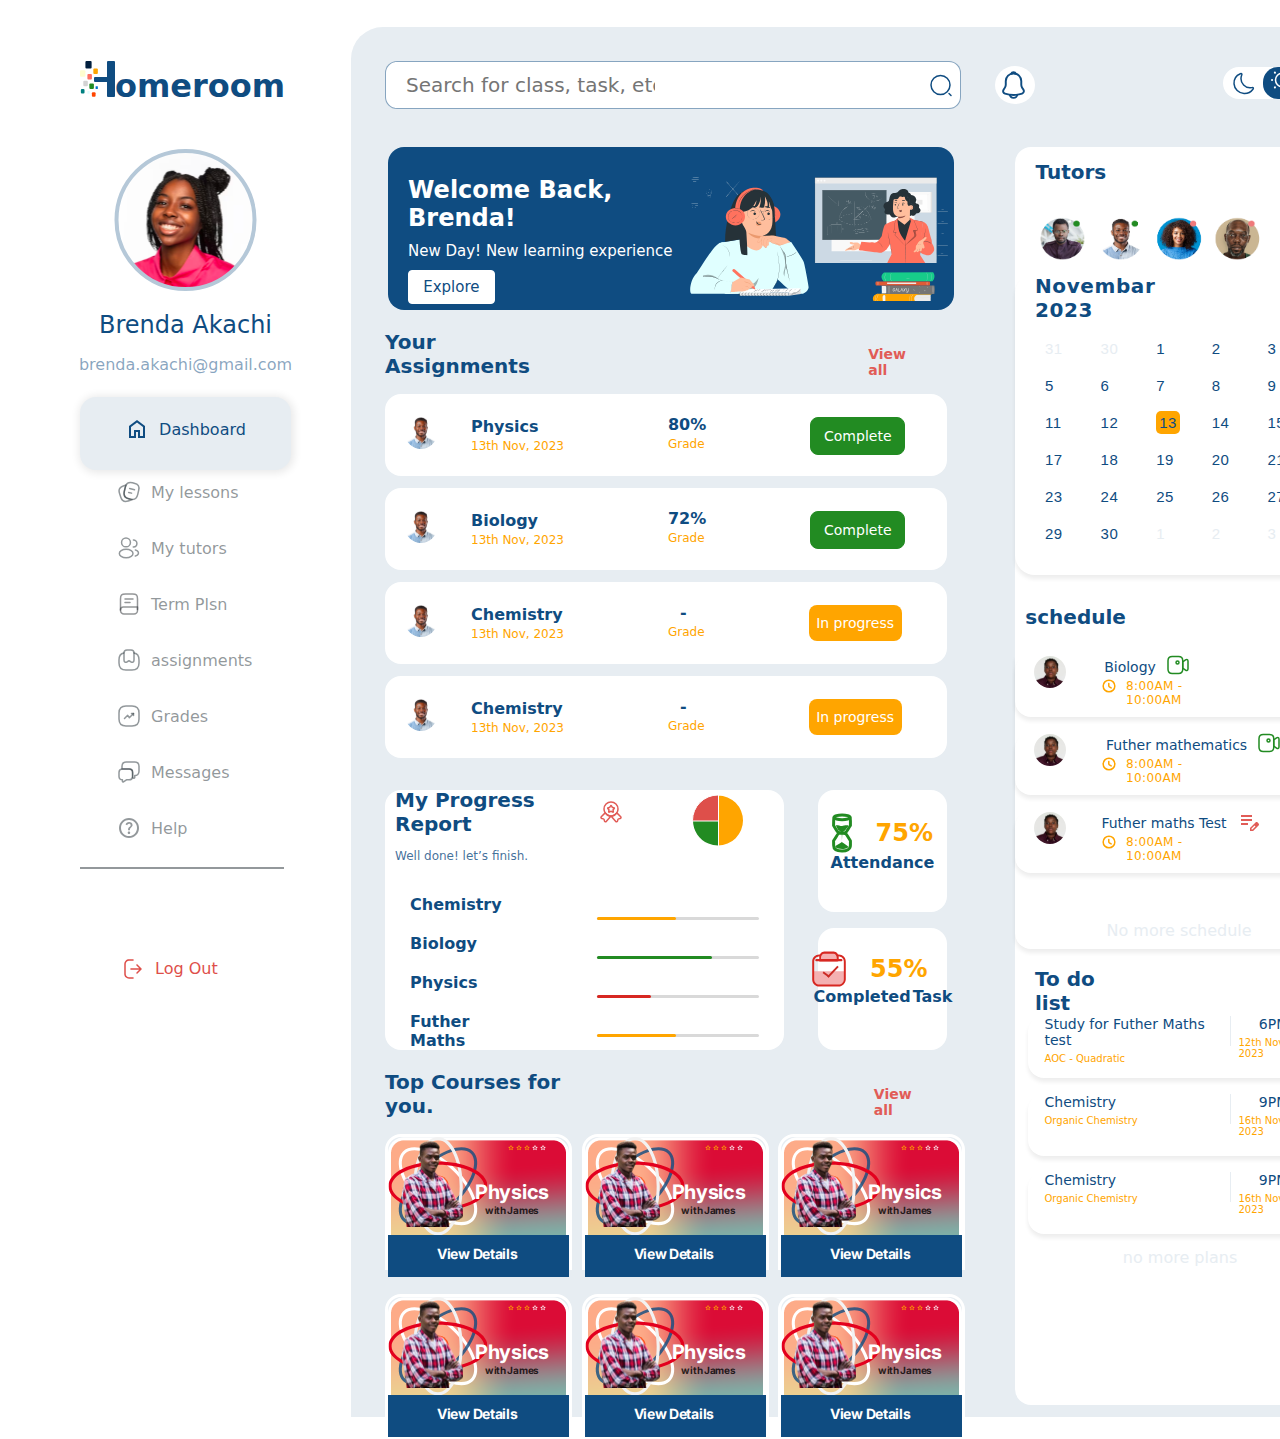
<file: page/index.html>
<!DOCTYPE html>
<html lang="en">
<head>
  <meta charset="UTF-8">
  <meta name="viewport" content="width=device-width, initial-scale=1.0">
  <title>Student Dashboard</title>

  <!-- google fonts -->
  <link rel="preconnect" href="https://fonts.googleapis.com">
<link rel="preconnect" href="https://fonts.gstatic.com" crossorigin>
<link href="https://fonts.googleapis.com/css2?family=Inter:wght@100;500&display=swap" rel="stylesheet">

  <!-- BOOTSTRAP LINK  -->
  <!-- <link rel="stylesheet" href="/css/bootstrap.min.css"> -->

  <!-- css link  -->
  <link rel="stylesheet" href="/css/index.css">
</head>
<body>
<div class="container">
  <!-- DASHBOARD STARTS HERE -->
  <menu class="holder">

    <!-- homeroom logo start HERE  -->
    <DIV>
      <img src="/assets/Group 148.svg" alt=""><span id="omeroom">omeroom</span>
    </DIV>
    <!-- homeroom logo ends here  -->
     
    <!-- brenda profile starts here  -->
    <div class="profile">
      <div><img src="/assets/Ellipse 58.svg" alt=""></div>
      <span id="Brenda-name">Brenda Akachi</span>
      <span id="brenda-email">brenda.akachi@gmail.com</span>
    </div>
    <!-- brenda profile ends here  -->

    <!-- dashboard button starts here  -->
    <div id="dashboard-button">
      <div class="dash-button-div"><img src="/assets/home_FILL0_wght400_GRAD0_opsz24 2.svg" alt=""><span id="dashboard-text">Dashboard</span></div>
    </div>


    <ul id="dash-list">
      <li id="list"><img src="/assets/Profile Card/vuesax/linear/note-2.svg" alt=""><span id="other-text">My lessons</span></li>
      <li id="list"><img src="/assets/Profile Card (1)/vuesax/linear/profile-2user.svg" alt=""><span id="other-text">My tutors</span></li>
      <li id="list"><img src="/assets/Profile Card (2)/vuesax/linear/book.svg" alt=""><span id="other-text">Term Plsn</span></li>
      <li id="list"><img src="/assets/Profile Card (3)/vuesax/linear/bookmark-2.svg" alt=""><span id="other-text">assignments</span></li>
      <li id="list"><img src="/assets/Profile Card (4)/vuesax/linear/trend-up.svg" alt=""><span id="other-text">Grades</span></li>
      <li id="list"><img src="/assets/Profile Card (5)/vuesax/linear/messages-3.svg" alt=""><span id="other-text">Messages</span></li>
      <li id="list"><img src="/assets/help_FILL0_wght400_GRAD0_opsz24 2.svg" alt=""><span id="other-text">Help</span></li>
    </ul>
   
    <div id="line"></div>

    <ul>
      <li id="log"><img src="/assets/log-out-svgrepo-com 1.svg" alt=""><span id="log-text">Log Out</span></li>
    </ul>
  </menu>
  <!-- DASHBOARD ENDS HERE -->


  <!-- BOARD STARTS HERE -->
  <aside  class="board">
    <section id="dc">
      <div id="gc">
      <div id="group-1">
        <div id="search-div">
          <input type="text" id="search-input" placeholder="Search for class, task, etc">
          <img src="/assets/Profile Card (6)/vuesax/linear/search-normal.svg" alt="">
        </div>
      </div>

     <div id="not">
      <img src="/assets/Profile Card (7)/vuesax/linear/notification.svg" alt="" srcset="" id="bell">
     </div>
    </div>
       
    <div id="ec">
      <div id="mode">
        <div id="moon"><img src="/assets/Profile Card (8)/vuesax/linear/moon.svg" alt="" id="moon-img"></div>
        <div id="sun"><img src="/assets/Profile Card (9)/vuesax/linear/sun.svg" alt="" id="sun-img"></div>
      </div>

      <div id="settings-div"><img src="/assets/Profile Card (10)/vuesax/linear/setting-2.svg" alt="" id="bolt"></div>
    </div>
    </section>

    <section id="marvel-not">
     <span id="nc-1">
      <div id="welcome-div">
        <div id="txt-wlc">
          <span id="big-text">Welcome Back, Brenda!</span>
          <span id="md-text">New Day! New learning experience</span>
          <div id="explore-btn">Explore</div>
        </div>

        <div id="img-welcome">
          <div><img src="/assets/freepik--character-1--inject-106.svg" alt="" id="student-img"></div>
          <ul id="img-teach">
            <li id="img-t1"><img src="/assets/freepik--character-2--inject-106.svg" alt="" id="teacher-img"></li>
            <!-- <li id="img-t2"><img src="/assets/freepik--Plant--inject-106.svg" alt="" id="plant"></li> -->
          </ul>
        </div>
      </div>

      <div class="ass">
        <span id="ass-txt">Your Assignments</span>
        <span id="view-txt">View all</span>
      </div>

      <div class="ass-list">
        <div id="physics-fluid">
         <div id="py-1">
          <figure id="instructor"><img src="/assets/Ellipse 63.svg" alt=""></figure>
          <div id="physics-date">
            <span id="phy-txt">Physics</span>
            <span id="phy-dt">13th Nov, 2023</span>
          </div>
         </div>

         <div  id="physics-date" class="py-1">
          <span id="phy-txt">80%</span>
          <span id="phy-dt">Grade</span>
         </div>
        

         <div id="complete-btn">
          <span id="myBtn" >Complete</span>
         </div>

        </div>
       

        <div id="physics-fluid">
          <div id="py-1">
           <figure id="instructor"><img src="/assets/Ellipse 63.svg" alt=""></figure>
           <div id="physics-date">
             <span id="phy-txt">Biology</span>
             <span id="phy-dt">13th Nov, 2023</span>
           </div>
          </div>
 
          <div  id="physics-date" class="py-1">
           <span id="phy-txt">72%</span>
           <span id="phy-dt">Grade</span>
          </div>
         
 
          <div id="complete-btn">
           <!-- Trigger/Open The Modal -->
<span id="myBtn" class="btn">Complete</span>

<!-- The Modal -->
<div id="myModal" class="modal">

  <!-- Modal content -->
  <div class="modal-content">
    <span class="close">×</span>
    <p id="ass-txt">You have successfully Completed your Assignment</p>
  </div>

</div>

<script>
// Get the modal
var modal = document.getElementById("myModal");

// Get the button that opens the modal
var btn = document.getElementById("myBtn");


// Get the <span> element that closes the modal
var span = document.getElementsByClassName("close")[0];

// When the user clicks the button, open the modal 
btn.onclick = function() {
  modal.style.display = "block";
}

// When the user clicks on <span> (x), close the modal
span.onclick = function() {
  modal.style.display = "none";
}

// When the user clicks anywhere outside of the modal, close it
window.onclick = function(event) {
  if (event.target == modal) {
    modal.style.display = "none";
  }
}
</script>
          </div>
 
         </div>


         <div id="physics-fluid">
          <div id="py-1">
           <figure id="instructor"><img src="/assets/Ellipse 63.svg" alt=""></figure>
           <div id="physics-date">
             <span id="phy-txt">Chemistry</span>
             <span id="phy-dt">13th Nov, 2023</span>
           </div>
          </div>
 
          <div  id="physics-date" class="py-1">
           <span class="phy-txt">-</span>
           <span id="phy-dt">Grade</span>
          </div>
         
 
          <div id="incomplete-btn">
           <span id="incomplete-txt">In progress</span>
          </div>
 
         </div>


         <div id="physics-fluid">
          <div id="py-1">
           <figure id="instructor"><img src="/assets/Ellipse 63.svg" alt=""></figure>
           <div id="physics-date">
             <span id="phy-txt">Chemistry</span>
             <span id="phy-dt">13th Nov, 2023</span>
           </div>
          </div>
 
          <div  id="physics-date" class="py-1">
           <span class="phy-txt" >-</span>
           <span id="phy-dt">Grade</span>
          </div>
         
 
          <div id="incomplete-btn">
           <span id="incomplete-txt">In progress</span>
          </div>
 
         </div>
      

         <div id="progress-report">
          <div id="report-subject">
           <div class="mpr">
            <span  id="mpr-txt">
              <div id="awr"><span id="mpr-big-text">My  Progress Report</span><img src="/assets/Profile Card (11)/vuesax/linear/medal-star.svg" alt=""> </div>
              <span id="mpr-small-text">Well done! let’s finish.</span>
            </span>
            <img src="/assets/Group 142.svg" alt="">
           </div>

           <div id="report-subject-bar">
            <ul class="rep-list">
              <li id="rep-li"><span id="rep-l">Chemistry</span></li>
              <li id="rep-li"><span id="rep-l">Biology</span></li>
              <li id="rep-li"><span id="rep-l">Physics</span></li>
              <li id="rep-li"><span id="rep-l">Futher Maths</span></li>
            </ul>

            <div id="report-lines">
              <figure id="rep-line" ><div id="rep-color-o"></div></figure>
              <figure id="rep-line"><div id="rep-color-g"></div></figure>
              <figure id="rep-line"><div id="rep-color-r"></div></figure>
              <figure id="rep-line"><div id="rep-color-o"></div></figure>
            </div>
           </div>
          </div>
            
          <div id="att-cop">
            <div class="att">
              <div class="cop">
                <div id="hour-per">
                  <img src="/assets/g2694.svg" alt=""><span id="per">75%</span>
                </div>

                <div id="hour-txt"><span id="hr-txt">Attendance</span></div>
              </div>
            </div>

            <div class="att">
              <div class="cop">
                <div>
                  <div id="hour-per">
                    <img src="/assets/Group 123.svg" alt=""><span id="per">55%</span>
                  </div>
                  <div id="hout-txt"><span id="comp-txt">Completed</span><span id="comp-txt-2">Task</span></div>
                </div>
              </div>
            </div>
          </div>
        </div>

        </div>


        <div id="top-course-div">
          <div class="ass">
            <span id="ass-txt">Top Courses for you.</span>
            <span id="view-txt">View all</span>
          </div>

          <div id="view-detail-phy-1">
          
            <div id="det">
              <div id="view">
                <figure id="tip">
                  <div id="man"></div>
                <div id="james-txt">
                  <ul id="review">
                    <li><img src="/assets/grade_FILL0_wght400_GRAD0_opsz24 1.svg" alt=""></li>
                    <li><img src="/assets/grade_FILL0_wght400_GRAD0_opsz24 1.svg" alt=""></li>
                    <li><img src="/assets/grade_FILL0_wght400_GRAD0_opsz24 1.svg" alt=""></li>
                    <li><img src="/assets/grade_FILL0_wght400_GRAD0_opsz24 5.svg" alt=""></li>
                    <li><img src="/assets/grade_FILL0_wght400_GRAD0_opsz24 5.svg" alt=""></li>
                  </ul>
                  <span id="physics-james-big">Physics</span>
                  <span id="with-jamez">with James</span>
                </div>
                </figure>
              </div>

            
              <div id="blablu">
                <span id="view-bla">View Details</span>
              </div>
            </div>



            <div id="det">

              <div id="view">
                <figure id="tip">
                  <div id="man"></div>
                <div id="james-txt">
                  <ul id="review">
                    <li><img src="/assets/grade_FILL0_wght400_GRAD0_opsz24 1.svg" alt=""></li>
                    <li><img src="/assets/grade_FILL0_wght400_GRAD0_opsz24 1.svg" alt=""></li>
                    <li><img src="/assets/grade_FILL0_wght400_GRAD0_opsz24 1.svg" alt=""></li>
                    <li><img src="/assets/grade_FILL0_wght400_GRAD0_opsz24 5.svg" alt=""></li>
                    <li><img src="/assets/grade_FILL0_wght400_GRAD0_opsz24 5.svg" alt=""></li>
                  </ul>
                  <span id="physics-james-big">Physics</span>
                  <span id="with-jamez">with James</span>
                </div>
                </figure> 
              </div>
              
              <div id="blablu">
                <span id="view-bla">View Details</span>
              </div>
            </div>

            <div id="det">
              <div id="view">
                <figure id="tip">
                  <div id="man"></div>
                <div id="james-txt">
                  <ul id="review">
                    <li><img src="/assets/grade_FILL0_wght400_GRAD0_opsz24 1.svg" alt=""></li>
                    <li><img src="/assets/grade_FILL0_wght400_GRAD0_opsz24 1.svg" alt=""></li>
                    <li><img src="/assets/grade_FILL0_wght400_GRAD0_opsz24 1.svg" alt=""></li>
                    <li><img src="/assets/grade_FILL0_wght400_GRAD0_opsz24 5.svg" alt=""></li>
                    <li><img src="/assets/grade_FILL0_wght400_GRAD0_opsz24 5.svg" alt=""></li>
                  </ul>
                  <span id="physics-james-big">Physics</span>
                  <span id="with-jamez">with James</span>
                </div>
                </figure>
              </div>
              
              <div id="phy-james"></div>

              <div id="blablu">
                <span id="view-bla">View Details</span>
              </div>
            </div>

            
          </div>

          <div id="view-detail-phy-1">
            <div id="det">
              <div id="view">
                <figure id="tip">
                  <div id="man"></div>
                <div id="james-txt">
                  <ul id="review">
                    <li><img src="/assets/grade_FILL0_wght400_GRAD0_opsz24 1.svg" alt=""></li>
                    <li><img src="/assets/grade_FILL0_wght400_GRAD0_opsz24 1.svg" alt=""></li>
                    <li><img src="/assets/grade_FILL0_wght400_GRAD0_opsz24 1.svg" alt=""></li>
                    <li><img src="/assets/grade_FILL0_wght400_GRAD0_opsz24 5.svg" alt=""></li>
                    <li><img src="/assets/grade_FILL0_wght400_GRAD0_opsz24 5.svg" alt=""></li>
                  </ul>
                  <span id="physics-james-big">Physics</span>
                  <span id="with-jamez">with James</span>
                </div>
                </figure>
              </div>

              <div id="phy-james">
              </div>

              <div id="blablu">
                <span id="view-bla">View Details</span>
              </div>
            </div>

            <div id="det">
              <div id="view">
                <figure id="tip">
                  <div id="man"></div>
                <div id="james-txt">
                  <ul id="review">
                    <li><img src="/assets/grade_FILL0_wght400_GRAD0_opsz24 1.svg" alt=""></li>
                    <li><img src="/assets/grade_FILL0_wght400_GRAD0_opsz24 1.svg" alt=""></li>
                    <li><img src="/assets/grade_FILL0_wght400_GRAD0_opsz24 1.svg" alt=""></li>
                    <li><img src="/assets/grade_FILL0_wght400_GRAD0_opsz24 5.svg" alt=""></li>
                    <li><img src="/assets/grade_FILL0_wght400_GRAD0_opsz24 5.svg" alt=""></li>
                  </ul>
                  <span id="physics-james-big">Physics</span>
                  <span id="with-jamez">with James</span>
                </div>
                </figure> 
              </div>

              <div id="phy-james">
              </div>

              <div id="blablu">
                <span id="view-bla">View Details</span>
              </div>
            </div>

            <div id="det">
              <div id="view">
                <figure id="tip">
                  <div id="man"></div>
                <div id="james-txt">
                  <ul id="review">
                    <li><img src="/assets/grade_FILL0_wght400_GRAD0_opsz24 1.svg" alt=""></li>
                    <li><img src="/assets/grade_FILL0_wght400_GRAD0_opsz24 1.svg" alt=""></li>
                    <li><img src="/assets/grade_FILL0_wght400_GRAD0_opsz24 1.svg" alt=""></li>
                    <li><img src="/assets/grade_FILL0_wght400_GRAD0_opsz24 5.svg" alt=""></li>
                    <li><img src="/assets/grade_FILL0_wght400_GRAD0_opsz24 5.svg" alt=""></li>
                  </ul>
                  <span id="physics-james-big">Physics</span>
                  <span id="with-jamez">with James</span>
                </div>
                </figure>
              </div>

              <div id="phy-james">
              </div>

              <div id="blablu">
                <span id="view-bla">View Details</span>
              </div>
            </div>
          </div>
        </div>

      
     </span>


     
    
    

     <span id="nc-2">
     <div id="c-1">
       <!-- tutors board start here  -->
       <div id="t-board">
        <div id="tut">
          <span id="tut-txt">Tutors</span>
          <span id="tut-icons">
            <span><img src="/assets/Profile Card (6)/vuesax/linear/search-normal.svg" alt=""></span>
            <span><img src="/assets/more_horiz_FILL0_wght400_GRAD0_opsz24 1.svg" alt=""></span>
          </span>
        </div>
  
        <div id="tut-pics">
          <img src="/assets/Screenshot 2023-11-28 011427.png" alt="" id="t-pic">
        </div>
        </div>

        <div id="tut-calender">
         <div class="tut-cal">
           <!-- month and year  -->
           <div id="month-yr">
            <span  id="mtn-txt">Novembar 2023</span>
            <span id="cont">
             <icon id="hov-ic"><img src="/assets/chevron-right.svg" alt=""></icon>
             <icon id="hov-ic"><img src="/assets/chevron-right (1).svg" alt=""></icon>
            </span>
           </div>
           
           <menu id="days-wk">
            <ul id="wk">
              <li id="day"><span id="d">31</span></li>
              <li id="day"><span id="d">30</span></li>
              <li id="day"><span id="dy">1</span></li>
              <li id="day"><span id="dy">2</span></li>
              <li id="day"><span id="dy">3</span></li>
              <li id="day"><span id="dy">4</span></li>
            </ul>

            <ul id="wk">
              <li id="day"><span id="dy">5</span></li>
              <li id="day"><span id="dy">6</span></li>
              <li id="day"><span id="dy">7</span></li>
              <li id="day"><span id="dy">8</span></li>
              <li id="day"><span id="dy">9</span></li>
              <li id="day"><span id="dy">10</span></li>
            </ul>

            <ul id="wk">
              <li id="day"><span id="dy">11</span></li>
              <li id="day"><span id="dy">12</span></li>
              <li id="day"><span id="y">13</span></li>
              <li id="day"><span id="dy">14</span></li>
              <li id="day"><span id="dy">15</span></li>
              <li id="day"><span id="dy">16</span></li>
            </ul>

            <ul id="wk">
              <li id="day"><span id="dy">17</span></li>
              <li id="day"><span id="dy">18</span></li>
              <li id="day"><span id="dy">19</span></li>
              <li id="day"><span id="dy">20</span></li>
              <li id="day"><span id="dy">21</span></li>
              <li id="day"><span id="dy">22</span></li>
            </ul>

            <ul id="wk">
              <li id="day"><span id="dy">23</span></li>
              <li id="day"><span id="dy">24</span></li>
              <li id="day"><span id="dy">25</span></li>
              <li id="day"><span id="dy">26</span></li>
              <li id="day"><span id="dy">27</span></li>
              <li id="day"><span id="dy">28</span></li>
            </ul>

            <ul id="wk">
              <li id="day"><span id="dy">29</span></li>
              <li id="day"><span id="dy">30</span></li>
              <li id="day"><span id="d">1</span></li>
              <li id="day"><span id="d">2</span></li>
              <li id="day"><span id="d">3</span></li>
              <li id="day"><span id="d">4</span></li>
            </ul>
           </menu>
         </div>

        </div>
        <!-- tutors board end here  -->

        
     </div>
      
     <!-- schedule board starts here  -->
     <div id="c-2">
      <div id="sch-board">
        <span id="sch-blu"><span id="sch-txt-blu">schedule</span></span>
         <span id="view-sch"><span id="vi-sch">View all</span></span>
      </div>

      <div id="sch-list-board">
         <div id="sch-th">
          <div id="sch-roll">
            <menu id="roll">
              <div id="semi-roll">
               <div id="maam">
                <div><img src="/assets/Ellipse 63 (3).svg" alt=""></div>
                <div id="class-time">
                  <div id="class"><span id="class-txt">Biology</span> <span><img src="/assets/Profile Card (12)/vuesax/linear/video.svg" alt=""></span></div>
                  <div id="time">
                    <img src="/assets/Profile Card (13)/vuesax/linear/clock.svg" alt="">
                    <figure id="pm-am">8:00AM - 10:00AM</figure>
                  </div>
                </div>
               </div>
               <!-- <div id="cour"></div> -->
               <img src="/assets/chevron-right (1).svg" alt="">
              </div>
            </menu>

            <menu id="roll">
              <div id="semi-roll">
                <div id="maam">
                  <div><img src="/assets/Ellipse 63 (3).svg" alt=""></div>
                  <div id="class-time">
                    <div id="futher-class"><span id="class-txt">Futher mathematics</span> <span><img src="/assets/Profile Card (12)/vuesax/linear/video.svg" alt=""></span></div>
                    <div id="time">
                      <img src="/assets/Profile Card (13)/vuesax/linear/clock.svg" alt="">
                      <figure id="pm-am">8:00AM - 10:00AM</figure>
                    </div>
                  </div>
                </div>

                <!-- <div id="cour"><img src="/assets/grade_FILL0_wght400_GRAD0_opsz24 5.svg" alt=""></div> -->
                <img src="/assets/chevron-right (1).svg" alt="">
              </div>
            </menu>
            <menu id="roll">
              <div id="semi-roll">
                <div id="maam">
                  <div><img src="/assets/Ellipse 63 (3).svg" alt=""></div>
                  <div id="class-time">
                    <div id="futher-class-text"><span id="class-txt">Futher maths Test</span> <img src="/assets/edit_note_FILL0_wght400_GRAD0_opsz24 1.svg" alt=""></div>
                    <div id="time">
                      <img src="/assets/Profile Card (13)/vuesax/linear/clock.svg" alt="">
                      <figure id="pm-am">8:00AM - 10:00AM</figure>
                    </div>
                  </div>
                </div>

                <!-- <div id="cour"><img src="/assets/grade_FILL0_wght400_GRAD0_opsz24 5.svg" alt=""></div>
                 -->
                 <img src="/assets/chevron-right (1).svg" alt="">
              </div>
            </menu>
            
          </div>

          <div id="sch-line"><div id="sch-line-blu"></div></div>

         </div> <span id="n-m-sch">No more schedule</span>
        
      </div>
     </div>

      <div id="c-3">
        <div id="to-do">
          <span  id="to-do-text"><span id="tdl">To do list</span></span>
          <img src="/assets/Profile Card (15)/vuesax/linear/edit-2.svg" alt="">
         </div>

         <div id="t-div">
          <div id="t-d">
            <div id="t-d-roll">
              <menu id="t-roll">
               <div id="studyforfuthermaths">
                <span id="sffmt">Study for Futher Maths test</span>
                <span id="AOC">AOC - Quadratic </span>
               </div>

               <div id="tiny-line"></div>
               <div id="six">
                <span id="six-pm">6PM</span>
                <span id="th-nov">12th Nov 2023</span>
               </div>
              </menu>

              <menu id="t-roll">
                <div id="chem">
                  <span id="chem-ass">Chemistry</span>
                  <span id="AOC">Organic Chemistry</span>
                </div>

                <div id="tiny-line"></div>
                <div id="six">
                  <span id="six-pm">9PM</span>
                  <span id="th-nov">16th Nov 2023</span>
                 </div>
              </menu>

              <menu id="t-roll">
                <div id="chem">
                  <span id="chem-ass">Chemistry</span>
                  <span id="AOC">Organic Chemistry</span>
                </div>

                <div id="tiny-line"></div>
                <div id="six">
                  <span id="six-pm">9PM</span>
                  <span id="th-nov">16th Nov 2023</span>
                 </div>
              </menu>

            </div>
            <div id="nomorepl">no more plans</div>
          </div>

          <div id="t-d-line"><div class="line-t-blu"></div></div>

         </div>
      </div>

     </span>
    </section>
  </aside>
  <!-- BOARD ENDS HERE -->

  

</div>



</body>
</html>
</file>
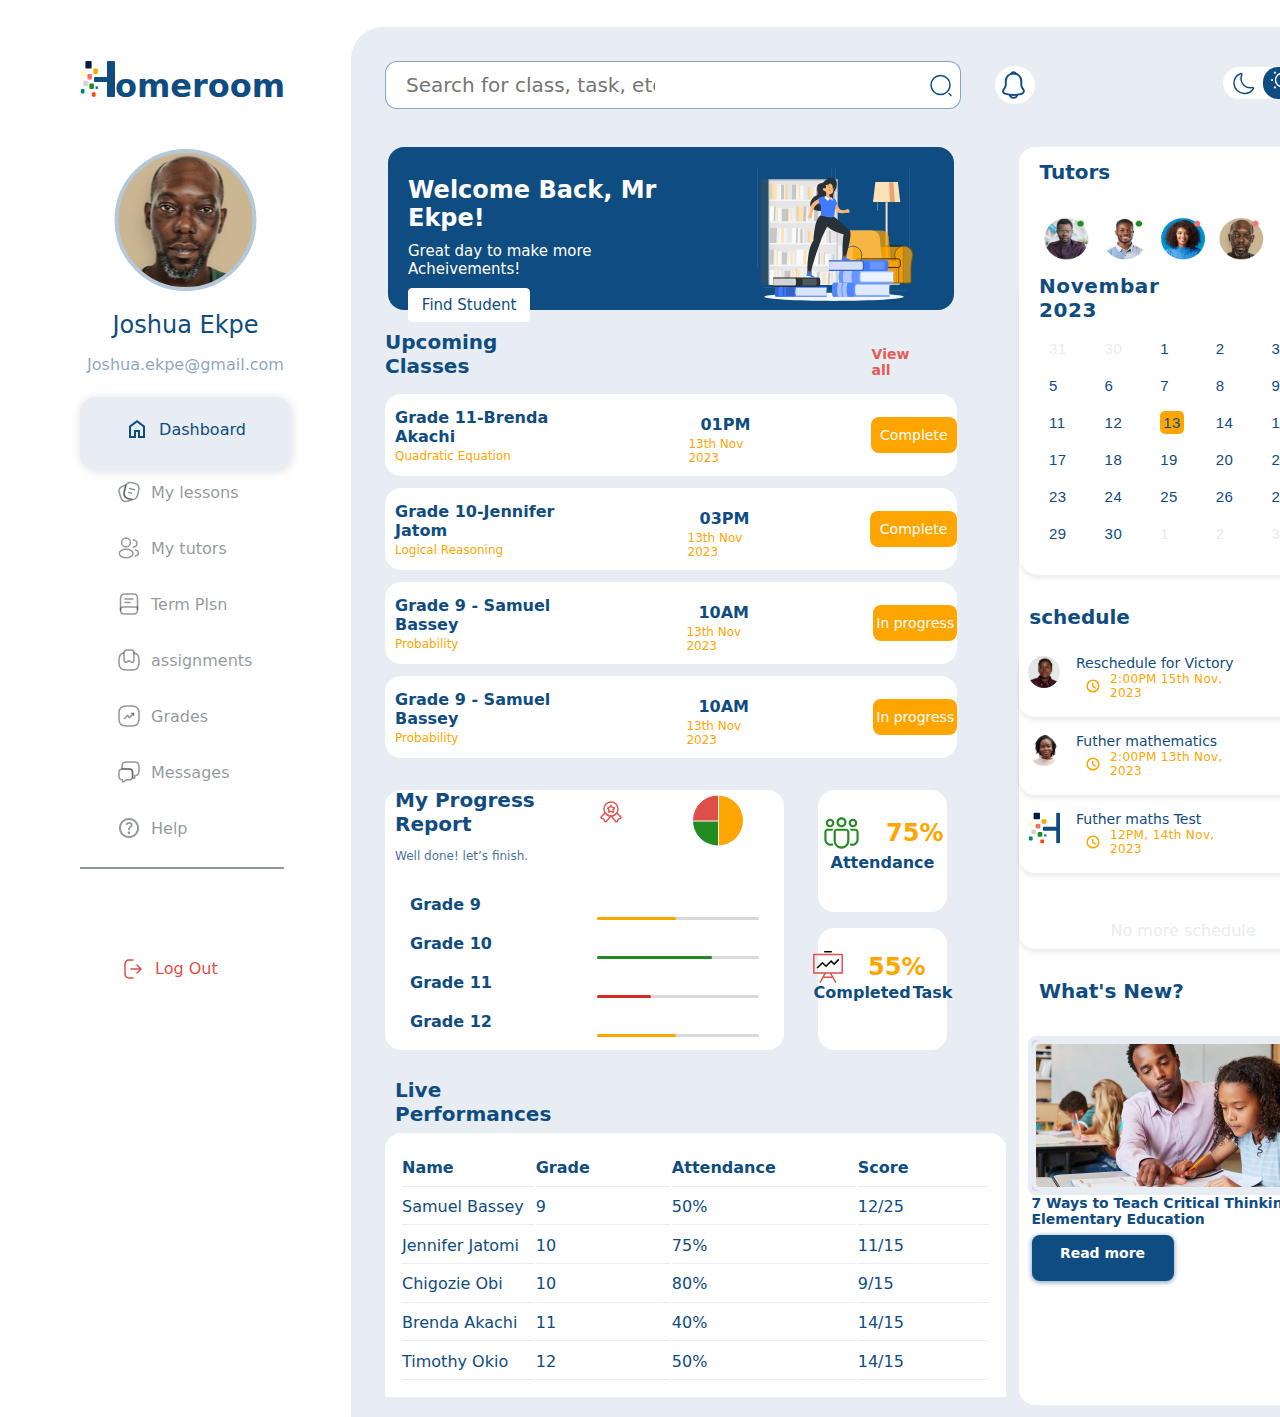
<file: page/tutor.html>
<!DOCTYPE html>
<html lang="en">
<head>
  <meta charset="UTF-8">
  <meta name="viewport" content="width=device-width, initial-scale=1.0">
  <title>Tutor Dashboard</title>

  <!-- google fonts -->
  <link rel="preconnect" href="https://fonts.googleapis.com">
<link rel="preconnect" href="https://fonts.gstatic.com" crossorigin>
<link href="https://fonts.googleapis.com/css2?family=Inter:wght@100;500&display=swap" rel="stylesheet">

  <!-- BOOTSTRAP LINK  -->
  <!-- <link rel="stylesheet" href="/css/bootstrap.min.css"> -->

  <!-- css link  -->
  <link rel="stylesheet" href="/css/tutor.css">
</head>
<body>
<div class="container">
  <!-- DASHBOARD STARTS HERE -->
  <menu class="holder">

    <!-- homeroom logo start HERE  -->
    <DIV>
      <img src="/assets/Group 148.svg" alt=""><span id="omeroom">omeroom</span>
    </DIV>
    <!-- homeroom logo ends here  -->
     
    <!-- brenda profile starts here  -->
    <div class="profile" id="read">
      <div><img src="/assets/Ellipse 58 (1).svg" alt=""></div>
      <span id="Brenda-name">Joshua Ekpe</span>
      <span id="brenda-email">Joshua.ekpe@gmail.com</span>
    </div>
    <!-- brenda profile ends here  -->

    <!-- dashboard button starts here  -->
    <div id="dashboard-button">
      <div class="dash-button-div"><img src="/assets/home_FILL0_wght400_GRAD0_opsz24 2.svg" alt=""><span id="dashboard-text">Dashboard</span></div>
    </div>


    <ul id="dash-list">
      <li id="list"><img src="/assets/Profile Card/vuesax/linear/note-2.svg" alt=""><span id="other-text">My lessons</span></li>
      <li id="list"><img src="/assets/Profile Card (1)/vuesax/linear/profile-2user.svg" alt=""><span id="other-text">My tutors</span></li>
      <li id="list"><img src="/assets/Profile Card (2)/vuesax/linear/book.svg" alt=""><span id="other-text">Term Plsn</span></li>
      <li id="list"><img src="/assets/Profile Card (3)/vuesax/linear/bookmark-2.svg" alt=""><span id="other-text">assignments</span></li>
      <li id="list"><img src="/assets/Profile Card (4)/vuesax/linear/trend-up.svg" alt=""><span id="other-text">Grades</span></li>
      <li id="list"><img src="/assets/Profile Card (5)/vuesax/linear/messages-3.svg" alt=""><span id="other-text">Messages</span></li>
      <li id="list"><img src="/assets/help_FILL0_wght400_GRAD0_opsz24 2.svg" alt=""><span id="other-text">Help</span></li>
    </ul>
   
    <div id="line"></div>

    <ul>
      <li id="log"><img src="/assets/log-out-svgrepo-com 1.svg" alt=""><span id="log-text">Log Out</span></li>
    </ul>
  </menu>
  <!-- DASHBOARD ENDS HERE -->


  <!-- BOARD STARTS HERE -->
  <aside  class="board">
    <section id="dc">
      <div id="gc">
      <div id="group-1">
        <div id="search-div">
          <input type="text" id="search-input" placeholder="Search for class, task, etc">
          <img src="/assets/Profile Card (6)/vuesax/linear/search-normal.svg" alt="">
        </div>
      </div>

     <div id="not">
      <img src="/assets/Profile Card (7)/vuesax/linear/notification.svg" alt="" srcset="" id="bell">
     </div>
    </div>
       
    <div id="ec">
      <div id="mode">
        <div id="moon"><img src="/assets/Profile Card (8)/vuesax/linear/moon.svg" alt="" id="moon-img"></div>
        <div id="sun"><img src="/assets/Profile Card (9)/vuesax/linear/sun.svg" alt="" id="sun-img"></div>
      </div>

      <div id="settings-div"><img src="/assets/Profile Card (10)/vuesax/linear/setting-2.svg" alt="" id="bolt"></div>
    </div>
    </section>

    <section id="marvel-not">
     <span id="nc-1">
      <div id="welcome-div">
        <div id="txt-wlc">
          <span id="big-text">Welcome Back, Mr Ekpe!</span>
          <span id="md-text">Great day to make more Acheivements!</span>
          <div id="explore-btn">Find Student</div>
        </div>

      
          <img src="/assets/Learning-rafiki 1.svg" alt="" id="rafiki">
        
      </div>

      <div class="ass">
        <span id="ass-txt">Upcoming Classes</span>
        <span id="view-txt">View all</span>
      </div>

      <div class="ass-list">
        <div id="physics-fluid">
         <div id="py-1">
          <div id="physics-date">
            <span id="phy-txt">Grade 11-Brenda Akachi </span>
            <span id="phy-dt">Quadratic Equation</span>
          </div>
         </div>

         <div  id="physics-date" class="py-1">
          <span class="phy-t">01PM</span>
          <span id="phy-dti">13th Nov 2023</span>
         </div>
        

         <div id="complete-btn">
          <span id="myBtn" >Complete</span>
         </div>

        </div>
       

        <div id="physics-fluid">
          <div id="py-1">
           <div id="physics-date">
             <span id="phy-txt">Grade 10-Jennifer Jatom</span>
             <span id="phy-dt">Logical Reasoning</span>
           </div>
          </div>
 
          <div  id="physics-date" class="py-1">
           <span class="phy-t">03PM</span>
           <span id="phy-dti">13th Nov 2023</span>
          </div>
         
 
          <div id="complete-btn">
           <!-- Trigger/Open The Modal -->
<span id="myBtn" class="btn">Complete</span>

<!-- The Modal -->
<div id="myModal" class="modal">

  <!-- Modal content -->
  <div class="modal-content">
    <span class="close">×</span>
    <p id="ass-txt">You have successfully Completed your Assignment</p>
  </div>

</div>

<script>
// Get the modal
var modal = document.getElementById("myModal");

// Get the button that opens the modal
var btn = document.getElementById("myBtn");


// Get the <span> element that closes the modal
var span = document.getElementsByClassName("close")[0];

// When the user clicks the button, open the modal 
btn.onclick = function() {
  modal.style.display = "block";
}

// When the user clicks on <span> (x), close the modal
span.onclick = function() {
  modal.style.display = "none";
}

// When the user clicks anywhere outside of the modal, close it
window.onclick = function(event) {
  if (event.target == modal) {
    modal.style.display = "none";
  }
}
</script>
          </div>
 
         </div>


         <div id="physics-fluid">
          <div id="py-1">
           <div id="physics-date">
             <span id="phy-txt">Grade 9 - Samuel Bassey</span>
             <span id="phy-dt">Probability</span>
           </div>
          </div>
 
          <div  id="physics-date" class="py-1">
           <span class="phy-txt">10AM</span>
           <span id="phy-dt">13th Nov 2023</span>
          </div>
         
 
          <div id="incomplete-btn">
           <span id="incomplete-txt">In progress</span>
          </div>
 
         </div>


         <div id="physics-fluid">
          <div id="py-1">
           <div id="physics-date">
             <span id="phy-txt">Grade 9 - Samuel Bassey</span>
             <span id="phy-dt">Probability</span>
           </div>
          </div>
 
          <div  id="physics-date" class="py-1">
           <span class="phy-txt" >10AM</span>
           <span id="phy-dt">13th Nov 2023</span>
          </div>
         
 
          <div id="incomplete-btn">
           <span id="incomplete-txt">In progress</span>
          </div>
 
         </div>
      

         <div id="progress-report">
          <div id="report-subject">
           <div class="mpr">
            <span  id="mpr-txt">
              <div id="awr"><span id="mpr-big-text">My  Progress Report</span><img src="/assets/Profile Card (11)/vuesax/linear/medal-star.svg" alt=""> </div>
              <span id="mpr-small-text">Well done! let’s finish.</span>
            </span>
            <img src="/assets/Group 142.svg" alt="">
           </div>

           <div id="report-subject-bar">
            <ul class="rep-list">
              <li id="rep-li"><span id="rep-l">Grade 9</span></li>
              <li id="rep-li"><span id="rep-l">Grade 10</span></li>
              <li id="rep-li"><span id="rep-l">Grade 11</span></li>
              <li id="rep-li"><span id="rep-l">Grade 12</span></li>
            </ul>

            <div id="report-lines">
              <figure id="rep-line" ><div id="rep-color-o"></div></figure>
              <figure id="rep-line"><div id="rep-color-g"></div></figure>
              <figure id="rep-line"><div id="rep-color-r"></div></figure>
              <figure id="rep-line"><div id="rep-color-o"></div></figure>
            </div>
           </div>
          </div>
            
          <div id="att-cop">
            <div class="att">
              <div class="cop">
                <div id="hour-per">
                  <img src="/assets/people-team-svgrepo-com 1.svg" alt=""><span id="per">75%</span>
                </div>

                <div id="hour-txt"><span id="hr-txt">Attendance</span></div>
              </div>
            </div>

            <div class="att">
              <div class="cop">
                <div>
                  <div id="hour-per">
                    <img src="/assets/board-presentation-svgrepo-com 1.svg" alt=""><span id="per">55%</span>
                  </div>
                  <div id="hout-txt"><span id="comp-txt">Completed</span><span id="comp-txt-2">Task</span></div>
                </div>
              </div>
            </div>
          </div>
        </div>

        </div>

     <!-- live performances starts here  -->
     <div id="live-performancdiv">
        <div id="lvp"><span id="lvp-txt">Live Performances</span></div>
        <table id="table-lp">
          <th id="tab">Name</th>
          <th id="tab">Grade</th>
          <th id="tab">Attendance</th>
          <th id="tab">Score</th>

          <tr id="table-row">
            <td>Samuel Bassey</td>
            <td>9</td>
            <td>50%</td>
            <td> 12/25</td>
          </tr>

          <tr id="table-row">
            <td>Jennifer Jatomi</td>
            <td>10</td>
            <td>75%</td>
            <td>11/15</td>
          </tr>

          <tr id="table-row">
            <td>Chigozie Obi</td>
            <td>10</td>
            <td>80%</td>
            <td>9/15</td>
          </tr>

          <tr id="table-row">
            <td>Brenda Akachi</td>
            <td>11</td>
            <td>40%</td>
            <td>14/15</td>
          </tr>

          <tr id="table-row">
            <td>Timothy Okio</td>
            <td>12</td>
            <td>50%</td>
            <td>14/15</td>
          </tr>
        </table>
     </div>
     </span>


     
    
    

     <span id="nc-2">
     <div id="c-1">
       <!-- tutors board start here  -->
       <div id="t-board">
        <div id="tut">
          <span id="tut-txt">Tutors</span>
          <span id="tut-icons">
            <span><img src="/assets/Profile Card (6)/vuesax/linear/search-normal.svg" alt=""></span>
            <span><img src="/assets/more_horiz_FILL0_wght400_GRAD0_opsz24 1.svg" alt=""></span>
          </span>
        </div>
  
        <div id="tut-pics">
          <img src="/assets/Screenshot 2023-11-28 011427.png" alt="" id="t-pic">
        </div>
        </div>

        <div id="tut-calender">
         <div class="tut-cal">
           <!-- month and year  -->
           <div id="month-yr">
            <span  id="mtn-txt">Novembar 2023</span>
            <span id="cont">
             <icon id="hov-ic"><img src="/assets/chevron-right.svg" alt=""></icon>
             <icon id="hov-ic"><img src="/assets/chevron-right (1).svg" alt=""></icon>
            </span>
           </div>
           
           <menu id="days-wk">
            <ul id="wk">
              <li id="day"><span id="d">31</span></li>
              <li id="day"><span id="d">30</span></li>
              <li id="day"><span id="dy">1</span></li>
              <li id="day"><span id="dy">2</span></li>
              <li id="day"><span id="dy">3</span></li>
              <li id="day"><span id="dy">4</span></li>
            </ul>

            <ul id="wk">
              <li id="day"><span id="dy">5</span></li>
              <li id="day"><span id="dy">6</span></li>
              <li id="day"><span id="dy">7</span></li>
              <li id="day"><span id="dy">8</span></li>
              <li id="day"><span id="dy">9</span></li>
              <li id="day"><span id="dy">10</span></li>
            </ul>

            <ul id="wk">
              <li id="day"><span id="dy">11</span></li>
              <li id="day"><span id="dy">12</span></li>
              <li id="day"><span id="y">13</span></li>
              <li id="day"><span id="dy">14</span></li>
              <li id="day"><span id="dy">15</span></li>
              <li id="day"><span id="dy">16</span></li>
            </ul>

            <ul id="wk">
              <li id="day"><span id="dy">17</span></li>
              <li id="day"><span id="dy">18</span></li>
              <li id="day"><span id="dy">19</span></li>
              <li id="day"><span id="dy">20</span></li>
              <li id="day"><span id="dy">21</span></li>
              <li id="day"><span id="dy">22</span></li>
            </ul>

            <ul id="wk">
              <li id="day"><span id="dy">23</span></li>
              <li id="day"><span id="dy">24</span></li>
              <li id="day"><span id="dy">25</span></li>
              <li id="day"><span id="dy">26</span></li>
              <li id="day"><span id="dy">27</span></li>
              <li id="day"><span id="dy">28</span></li>
            </ul>

            <ul id="wk">
              <li id="day"><span id="dy">29</span></li>
              <li id="day"><span id="dy">30</span></li>
              <li id="day"><span id="d">1</span></li>
              <li id="day"><span id="d">2</span></li>
              <li id="day"><span id="d">3</span></li>
              <li id="day"><span id="d">4</span></li>
            </ul>
           </menu>
         </div>

        </div>
        <!-- tutors board end here  -->

        
     </div>
      
     <!-- schedule board starts here  -->
     <div id="c-2">
      <div id="sch-board">
        <span id="sch-blu"><span id="sch-txt-blu">schedule</span></span>
         <span id="view-sch"><span id="vi-sch">View all</span></span>
      </div>

      <div id="sch-list-board">
         <div id="sch-th">
          <div id="sch-roll">
            <menu id="roll">
              <div id="semi-roll">
               <div id="maam">
                <div><img src="/assets/Ellipse 63 (3).svg" alt=""></div>
                <div id="class-time">
                 <span id="class-txt">Reschedule for Victory</span>
                  <div id="time">
                    <img src="/assets/Profile Card (13)/vuesax/linear/clock.svg" alt="">
                    <figure id="pm-am">2:00PM 15th Nov, 2023</figure>
                  </div>
                </div>
               </div>
               <!-- <div id="cour"></div> -->
               <img src="/assets/Profile Card (16)/vuesax/linear/edit-2.svg" alt="">
              </div>
            </menu>

            <menu id="roll">
              <div id="semi-roll">
                <div id="maam">
                  <div><img src="/assets/Ellipse 60.svg" alt=""></div>
                  <div id="class-time">
                    <span id="class-txt">Futher mathematics</span>
                    <div id="time">
                      <img src="/assets/Profile Card (13)/vuesax/linear/clock.svg" alt="">
                      <figure id="pm-am">2:00PM 13th Nov, 2023</figure>
                    </div>
                  </div>
                </div>

                <!-- <div id="cour"><img src="/assets/grade_FILL0_wght400_GRAD0_opsz24 5.svg" alt=""></div> -->
                <img src="/assets/Profile Card (16)/vuesax/linear/edit-2.svg" alt="">
              </div>
            </menu>
            <menu id="roll">
              <div id="semi-roll">
                <div id="maam">
                  <div><img src="/assets/Group 112.svg" alt=""></div>
                  <div id="class-time">
                   <span id="class-txt">Futher maths Test</span>
                    <div id="time">
                      <img src="/assets/Profile Card (13)/vuesax/linear/clock.svg" alt="">
                      <figure id="pm-am">12PM, 14th Nov, 2023</figure>
                    </div>
                  </div>
                </div>

                <!-- <div id="cour"><img src="/assets/grade_FILL0_wght400_GRAD0_opsz24 5.svg" alt=""></div>
                 -->
                 <img src="/assets/Profile Card (16)/vuesax/linear/edit-2.svg" alt="">
              </div>
            </menu>
            
          </div>

          <div id="sch-line"><div id="sch-line-blu"></div></div>

         </div> <span id="n-m-sch">No more schedule</span>
        
      </div>
     </div>

      <div id="c-3">
        <div id="to-do">
          <span  id="to-do-text"><span id="tdl">What's New?</span></span>
          <!-- <img src="/assets/Profile Card (15)/vuesax/linear/edit-2.svg" alt=""> -->
         </div>

         <div id="t-div">
          <div id="t-d">
            <div id="t-d-stop">
              <div id="rect"></div>
              <div id="critical-thinking">7 Ways to Teach Critical Thinking in Elementary Education</div>
              <div id="Read-more"><a href="read" id="more">Read more</a></div>
            </div>
            
          </div>

         </div>
      </div>

     </span>
    </section>
  </aside>
  <!-- BOARD ENDS HERE -->

  

</div>



</body>
</html>
</file>
<file: css/index.css>
*{
padding: 0;
margin: 0;
list-style: none;
}
 
/* the parent containers  */
.container{
  width: 1440px;
  height: 1328px;
  flex-shrink: 0;
  background: #FFF;
  display: flex;
}

.board{
width: 1009px;
height: 1390px;
flex-shrink: 0;
border-radius: 32px 32px 0px 0px;
background: #E7EDF2;
margin-top: 27px;
margin-left: 60px;
padding-right: 35px;
margin-bottom: 30px;
}

.holder{
height: 100%;
display: flex;
flex-direction: column;
margin-top: 61px;
margin-left: 80px;

}

/* homeroom logo  */

#omeroom{
color: #0F4C81;
font-family: system-ui, -apple-system, BlinkMacSystemFont, 'Segoe UI', Roboto, Oxygen, Ubuntu, Cantarell, 'Open Sans', 'Helvetica Neue', sans-serif;
font-size: 32px;
font-style: normal;
font-weight: 700;
line-height: normal;
}

/* profile */
.profile{
  width: 211px;
  height: 224px;
  display: flex;
  flex-direction: column;
  align-items: center;
  gap: 16px;
  margin-top: 44px;
}

#Brenda-name{
color: #0F4C81;
font-family: system-ui, -apple-system, BlinkMacSystemFont, 'Segoe UI', Roboto, Oxygen, Ubuntu, Cantarell, 'Open Sans', 'Helvetica Neue', sans-serif;
font-size: 24px;
font-style: normal;
font-weight: 500;
line-height: normal;
}

#brenda-email{
color: rgba(15, 76, 129, 0.50);
font-family: system-ui, -apple-system, BlinkMacSystemFont, 'Segoe UI', Roboto, Oxygen, Ubuntu, Cantarell, 'Open Sans', 'Helvetica Neue', sans-serif;
font-size: 16px;
font-style: normal;
font-weight: 400;
line-height: normal;
}
/* brenda's profile ends here  */

/* dashboard button starts here  */
#dashboard-button{
width: 191px;
height: 53px;
border-radius: 16px;
background: #E7EDF2;
box-shadow: 1px 1px 8px 2px rgba(0, 0, 0, 0.09);
padding: 10px;
margin-top: 24px;
}


.dash-button-div{
  display: flex;
  padding: 10px;
  justify-content: center;
  align-items: center;
  gap: 10px;
}


dash-button{
display: flex;
padding: 10px;
justify-content: center;
align-items: center;
gap: 10px;
}

#dashboard-text{
color: #0F4C81;
font-family: system-ui, -apple-system, BlinkMacSystemFont, 'Segoe UI', Roboto, Oxygen, Ubuntu, Cantarell, 'Open Sans', 'Helvetica Neue', sans-serif;
font-size: 16px;
font-style: normal;
font-weight: 400;
line-height: normal;
}


#dash-list{
display: flex;
padding: 0px 27px;
flex-direction: column;
align-items: flex-start;
gap: 12px;
}

#list{
  display: flex;
  padding: 10px;
  justify-content: center;
  align-items: center;
  gap: 10px;
}

#other-text{
  color: rgba(38, 50, 56, 0.50);
  font-family: system-ui, -apple-system, BlinkMacSystemFont, 'Segoe UI', Roboto, Oxygen, Ubuntu, Cantarell, 'Open Sans', 'Helvetica Neue', sans-serif;
  font-size: 16px;
  font-style: normal;
  font-weight: 400;
  line-height: normal;
}

/* line starts here  */
#line{
  width: 204px;
  height: 1.5px;
  background: #93989B;
  margin-top: 17px;
}
/* line ends here  */

#log{
display: inline-flex;
padding: 10px;
justify-content: center;
align-items: center;
gap: 10px;
margin-left: 31px;
margin-top: 78px;
}

#log-text{
color: #DE4F4A;
font-family: system-ui, -apple-system, BlinkMacSystemFont, 'Segoe UI', Roboto, Oxygen, Ubuntu, Cantarell, 'Open Sans', 'Helvetica Neue', sans-serif;
font-size: 16px;
font-style: normal;
font-weight: 400;
line-height: normal;
}

/* dashboard ends here  */


/* BOARD STARTS HERE  */
/* first section starts here  */

#dc{
  display: inline-flex;
  align-items: center;
  gap: 188px;
  margin-top: 34px;
  margin-left: 34px;
  
}

#gc{
display: flex;
align-items: center;
gap: 34px;
}

#group-1{
  display: flex;
  align-items: center;
  gap: 34px;
  }
  
  /* search section of the first section starts here  */
  #search-div{
display: flex;
width: 562px;
padding-left: 6px;
padding-right: 6px;
align-items: center;
gap: 263px;
border-radius: 12px;
border: 1px solid rgba(15, 76, 129, 0.50);
background: #FFF;
  }

  #search-input{
display: flex;
padding: 10px;
justify-content: center;
align-items: center;
gap: 10px;
color: rgba(15, 76, 129, 0.50);
font-family: system-ui, -apple-system, BlinkMacSystemFont, 'Segoe UI', Roboto, Oxygen, Ubuntu, Cantarell, 'Open Sans', 'Helvetica Neue', sans-serif;
font-size: 20px;
font-style: normal;
font-weight: 500;
line-height: normal;
outline: 1px solid transparent;
border: 1px solid transparent;
margin-left: 3px;
  }
  /* search section of the first section ends here  */

  /* notification section of the first section starts  */
  #not{
width: 34px;
display: flex;
height: 32px;
padding: auto;
border-radius: 100%;
background: #FFF;
padding: 3px;
padding-left: 3px;
/* margin-left: ; */
  }

  #red-dot{
    width: 15px;
    height: 5px;
    background: #DE4F4A;
    border-radius: 100%;
  }
  /* notification section of the first section ends here  */

  #ec{
display: flex;
align-items: flex-start;
gap: 10px;
  }
/* mode starts here  */
  #mode{
    width: 80px;
    height: 32px;
    border-radius: 16px;
    background: #FFF;
    display: flex;
    justify-content: space-between;
  }

  #sun{
    width: 40px;
    height: 32px;
    border-radius: 15px;
    background: #0F4C81;

  }

  #sun-img{
    padding-left: 7px;
  }

  #moon{
    margin-top: 4px;
    margin-bottom: 4px;
    margin-left: 9px;
  }

  /* mode ends here  */

  /* settings starts here  */
     #settings-div{
width: 32px;
height: 32px;
background: #FFF;
border-radius: 100%;
padding-left: 6px;
padding-top: 4px;
     }

     #bolts{
display: flex;
width: 24px;
height: 24px;
justify-content: center;
align-items: center;
position: absolute;

     }
  /* settings ends here  */


/* first section ends here  */


/* Second section starts here  */
#marvel-not{
  width: 100%;
  height: 90.5%;
  flex-shrink: 0;
  background: #E7EDF2;
  display: flex;
  margin-top: 38px;
  justify-content: space-between;
}

/* NC-1 STYLES  */
#nc-1{
  width: 600px;
  /* background: #DE4F4A; */
  margin-left: 34px;
  padding-right: 34px;
  
}

/* welcome starts here  */
#welcome-div{
  width: 566px;
  height: 163px;
  flex-shrink: 0;
  border-radius: 16px;
background: #0F4C81;
margin-left: 3px;
display: flex;


}

#txt-wlc{
  display: flex;
  flex-direction: column;
  /* gap: 10px; */
  padding-top: 29.09px;

}

#big-text{
  color: #FFF;
font-family: system-ui, -apple-system, BlinkMacSystemFont, 'Segoe UI', Roboto, Oxygen, Ubuntu, Cantarell, 'Open Sans', 'Helvetica Neue', sans-serif;
font-size: 24px;
font-style: normal;
font-weight: 700;
line-height: normal;
margin-left: 10px;
padding-left: 10px;
}

#md-text{
  color: #FFF;
font-family: system-ui, -apple-system, BlinkMacSystemFont, 'Segoe UI', Roboto, Oxygen, Ubuntu, Cantarell, 'Open Sans', 'Helvetica Neue', sans-serif;
font-size: 15px;
font-style: normal;
font-weight: 500;
line-height: normal;
margin-left: 10px;
padding: 10px;
}

#explore-btn{
color: #0F4C81;
font-family: system-ui, -apple-system, BlinkMacSystemFont, 'Segoe UI', Roboto, Oxygen, Ubuntu, Cantarell, 'Open Sans', 'Helvetica Neue', sans-serif;
font-size: 15px;
font-style: normal;
font-weight: 500;
line-height: normal;
display: flex;
width: 64.459px;
height: 21.806px;
padding: 5px 10px;
justify-content: center;
align-items: center;
gap: 10px;
flex-shrink: 0;
border-radius: 4px;
border: 1px solid #FFF;
background: #FFF;
margin-left: 20.14px;
}

#img-welcome{
width: 263.878px;
height: 124px;
flex-shrink: 0;
display: flex;
margin-top: 30px;
gap: 5px;
background-image: url('/assets/freepik--background-complete--inject-106.svg');
background-size: cover;


}

img-teach{
  display: flex;
  flex-direction: column;
  
}

#img-t1{
align-items: top;

}

#student-img{
  margin-top: 10px;
}


#plant{
  margin-bottom: 10px;
}
/* welcome ends here  */

/* Assignments starts here  */
.ass{
display: flex;
justify-content: flex-end;
align-items: flex-end;
gap: 294px;
margin-top: 20px;

}

#ass-txt{
  color: #0F4C81;
  font-family: system-ui, -apple-system, BlinkMacSystemFont, 'Segoe UI', Roboto, Oxygen, Ubuntu, Cantarell, 'Open Sans', 'Helvetica Neue', sans-serif;
  font-size: 20px;
  font-style: normal;
  font-weight: 700;
  line-height: normal;

}

#view-txt{
  color: #E15C57;
  font-family: system-ui, -apple-system, BlinkMacSystemFont, 'Segoe UI', Roboto, Oxygen, Ubuntu, Cantarell, 'Open Sans', 'Helvetica Neue', sans-serif;
  font-size: 14px;
  font-style: normal;
  font-weight: 700;
  line-height: normal;
  margin-right: 55px;
}

.ass-list{
  display: flex;
  flex-direction: column;
  align-items: flex-start;
  gap: 12px;
  margin-top: 16px;
}

#instructor{
  margin-left: 20px;
  
}
#physics-fluid{
width: 562px;
height: 62px;
border-radius: 16px;
background: #FFF;
display: flex;
gap: 104px;
padding-top: 10px;
padding-bottom: 10px;
}

#physics-date{
display: flex;
flex-direction: column;
align-items: flex-start;
gap: 3px;
}

#phy-txt{
  color: #0F4C81;
font-family: system-ui, -apple-system, BlinkMacSystemFont, 'Segoe UI', Roboto, Oxygen, Ubuntu, Cantarell, 'Open Sans', 'Helvetica Neue', sans-serif;
font-size: 16px;
font-style: normal;
font-weight: 700;
line-height: normal;
}

.phy-txt{
  color: #0F4C81;
  font-family: system-ui, -apple-system, BlinkMacSystemFont, 'Segoe UI', Roboto, Oxygen, Ubuntu, Cantarell, 'Open Sans', 'Helvetica Neue', sans-serif;
  font-size: 16px;
  font-style: normal;
  font-weight: 700;
  line-height: normal;
  text-align: end;
  margin-left: 12px;
}

#phy-dt{
color: #FFA500;
font-family: system-ui, -apple-system, BlinkMacSystemFont, 'Segoe UI', Roboto, Oxygen, Ubuntu, Cantarell, 'Open Sans', 'Helvetica Neue', sans-serif;
font-size: 12px;
font-style: normal;
font-weight: 500;
line-height: normal;
}

#py-1{
  display: flex;
align-items: center;
gap: 34px;

}

.py-1{
  display: flex;
  align-items: center;
  margin-top: 11px;
  
}

#complete-btn{
  display: flex;
justify-content: center;
align-items: center; 
gap: 10px;
width: 93px;
height: 36px;
border-radius: 8px;
border: 1px solid #228B22;
background: #228B22;
margin-top: 13px;
} 

/* The Modal (background) */
.modal {
  display: none; /* Hidden by default */
  position: fixed; /* Stay in place */
  z-index: 1; /* Sit on top */
  left: 0;
  top: 0;
  width: 100%; /* Full width */
  height: 100%; /* Full height */
  overflow: auto; /* Enable scroll if needed */
  background-color: rgba(0,0,0,0.4); /* Black w/ opacity */
}

/* Modal Content/Box */
.modal-content {
  background-color: #fefefe;
  margin: 15% auto; /* 15% from the top and centered */
  padding: 20px;
  border: 1px solid #888;
  width: 80%; /* Could be more or less, depending on screen size */
}

/* The Close Button */
.close {
  color: #aaa;
  float: right;
  font-size: 28px;
  font-weight: bold;
}

.close:hover,
.close:focus {
  color: black;
  text-decoration: none;
  cursor: pointer;
}


#incomplete-btn{
  display: flex;
justify-content: center;
align-items: center; 
gap: 10px;
width: 93px;
height: 36px;
border-radius: 8px;
border: 0px solid #FFA500;
background: #FFA500;
margin-top: 13px;
}

#incomplete-txt{
color: #FFF;
font-family: system-ui, -apple-system, BlinkMacSystemFont, 'Segoe UI', Roboto, Oxygen, Ubuntu, Cantarell, 'Open Sans', 'Helvetica Neue', sans-serif;
font-size: 14px;
font-style: normal;
font-weight: 500;
line-height: normal;
}

#myBtn{
  color: #FFF;
font-family: system-ui, -apple-system, BlinkMacSystemFont, 'Segoe UI', Roboto, Oxygen, Ubuntu, Cantarell, 'Open Sans', 'Helvetica Neue', sans-serif;
font-size: 14px;
font-style: normal;
font-weight: 500;
line-height: normal;
}


#progress-report{
width: 562px;
height: 260px;
display: flex;
align-items: flex-start;
gap: 34px;
margin-top: 20px;
}

#report-subject{
  display: flex;
  align-items: flex-start;
  gap: 34px;
  border-radius: 16px;
background: #FFF;
width: 399px;
height: 260px;
display: flex;
flex-direction: column;

}

.mpr{
  display: flex;
justify-content: center;
align-items: center;
gap: 59px;
width: 359px;
height: 61px;
}

#mpr-txt{
display: flex;
flex-direction: column;
align-items: flex-start;
gap: 3px;
}

#awr{
display: flex;
padding: 10px;
justify-content: center;
align-items: center;
gap: 10px;
}
#mpr-big-text{
  color: #0F4C81;
  font-family: system-ui, -apple-system, BlinkMacSystemFont, 'Segoe UI', Roboto, Oxygen, Ubuntu, Cantarell, 'Open Sans', 'Helvetica Neue', sans-serif;
  font-size: 20px;
  font-style: normal;
  font-weight: 700;
  line-height: normal;
  /* padding: 10px; */
}

#mpr-small-text{
  color: rgba(15, 76, 129, 0.80);
  font-family: system-ui, -apple-system, BlinkMacSystemFont, 'Segoe UI', Roboto, Oxygen, Ubuntu, Cantarell, 'Open Sans', 'Helvetica Neue', sans-serif;
  font-size: 12px;
  font-style: normal;
  font-weight: 400;
  line-height: normal;
  /* padding-left: 10px; */
  padding-right: 10px;
  margin-left: 10px;
}

#att-cop{
  display: flex;
  flex-direction: column;
  align-items: flex-start;
  gap: 16px;
}

#report-subject-bar{
  display: flex;
  justify-content: center;
  align-items: flex-end;
  gap: 77px;
  width: 359px;
  height: 152px;
}

#report-lines{
display: flex;
flex-direction: column;
align-items: flex-start;
gap: 24px;
width: 132px;
height: 120px;
justify-content: space-between;
}

.rep-list{
  display: flex;
  flex-direction: column;
  align-items: flex-start;
  width: 120px;
  height: 152px;
}

#rep-li{
  display: flex;
padding: 10px 0px 10px 10px;
justify-content: center;
align-items: center;
gap: 10px;
}

#rep-l{
  color: #0F4C81;
font-family: system-ui, -apple-system, BlinkMacSystemFont, 'Segoe UI', Roboto, Oxygen, Ubuntu, Cantarell, 'Open Sans', 'Helvetica Neue', sans-serif;
font-size: 16px;
font-style: normal;
font-weight: 700;
line-height: normal;
}

#rep-line{
width: 162px;
height: 3px;
border-radius: 4px;
background: #D9D9D9;
}

#rep-color-o{
width: 79px;
height: 3px;
position: absolute;
border-radius: 4px;
background: #FFA500;
}

#rep-color-g{
  width: 115px;
  height: 3px;
  position: absolute;
  border-radius: 4px;
background: #228B22;
}

#rep-color-r{
width: 54px;
height: 3px;
position: absolute;
border-radius: 4px;
background: #D72822;
}

#att-cop{
  display: flex;
  flex-direction: column;
  align-items: flex-start;
  gap: 16px;
}

.att{
  width: 129px;
  height: 122px;
  border-radius: 16px;
background: #FFF;
}

.cop{
  display: flex;
  flex-direction: column;
  align-items: center;
 width: 110px;
 height: 76px;

}

#cop{
  display: flex;
  width: 102px;
  flex-direction: column;
  justify-content: center;
  align-items: center;
  gap: 10px;
width: 102px;
height: 84px;
}

#hour-per{
  display: flex;
  align-items: center;
  gap: 24px;
  margin-top: 23px;
  margin-left: 18.58px;
}

#hour-text{
  display: flex;
  padding: 10px;
  justify-content: center;
  align-items: center;
  gap: 10px;
}

#hr-txt{
  color: #0F4C81;
  font-family: system-ui, -apple-system, BlinkMacSystemFont, 'Segoe UI', Roboto, Oxygen, Ubuntu, Cantarell, 'Open Sans', 'Helvetica Neue', sans-serif;
  font-size: 16px;
  font-style: normal;
  font-weight: 700;
  line-height: normal;
  padding: 10px;
  margin-left: 19px;
  margin-top: 15px;
}

#per{
  color: #FFA500;
  font-family: system-ui, -apple-system, BlinkMacSystemFont, 'Segoe UI', Roboto, Oxygen, Ubuntu, Cantarell, 'Open Sans', 'Helvetica Neue', sans-serif;
  font-size: 24px;
  font-style: normal;
  font-weight: 700;
  line-height: normal;
}

#comp-txt{
  color: #0F4C81;
  text-align: center;
  font-family: system-ui, -apple-system, BlinkMacSystemFont, 'Segoe UI', Roboto, Oxygen, Ubuntu, Cantarell, 'Open Sans', 'Helvetica Neue', sans-serif;
  font-size: 16px;
  font-style: normal;
  font-weight: 700;
  line-height: normal;
  margin-left: 20px;
}

#comp-txt-2{
  color: #0F4C81;
  text-align: center;
  font-family: system-ui, -apple-system, BlinkMacSystemFont, 'Segoe UI', Roboto, Oxygen, Ubuntu, Cantarell, 'Open Sans', 'Helvetica Neue', sans-serif;
  font-size: 16px;
  font-style: normal;
  font-weight: 700;
  line-height: normal;
  padding-left:2px;
   
}
/* Assignments ends here  */


/* top courses starts here  */
#top-course-div{
display: flex;
flex-direction: column;
align-items: flex-start;
gap: 16px;
}


#view-detail-phy-1{
display: flex;
align-items: flex-start;
gap: 9.5px;
width: 562px;
height: 144.35583px;
}

#det{
width: 181px;
height: 130px;
flex-shrink: 0;
border-radius: 16px 16px 0px 0px;
border: 3px solid #FFF;
background-image: url('/assets/Rectangle\ 194.png');
}

#view{
display: inline-flex;
flex-direction: column;
align-items: center;
width: 99px;
height: 98px;
background-image: url('/assets/physics-svgrepo-com\ 1.svg');
}

#man{
  width: 77.128px;
  height: 90.27px;
  flex-shrink: 0;
  /* margin-top: 27px; */
 background-image: url('/assets/image\ 37.png');
}

#phy-james{
display: inline-flex;
/* height: 68.363px; */
flex-direction: column;
align-items: flex-end;
gap: 25px;
flex-shrink: 0;
width: 75px;
height: 68.36273px;
}

#bla{
  display: flex;
  flex-direction: column;
}


#blablu{
  width: 181px;
height: 32px;
background: #0F4C81;
padding-top: 10px;
}

#view-bla{
color: #FFF;
text-align: center;
font-family: 'Inter', sans-serif;
font-size: 14px;
font-style: normal;
font-weight: 700;
line-height: normal;
letter-spacing: -0.3px;
margin-left: 49px;
transition: 1s;

}

#view-bla:hover{
  color: #FFA500;
}

#james-txt{
display: flex;
flex-direction: column;
align-items: center;
margin-left: 11.87px;
}

#review{
 display: flex;
 flex-direction: row; 
 padding-bottom: 25px;
 margin-left: 30px;
}

#tip{
  display: flex;
  flex-direction: row;
  margin-left: 60px;
}

#physics-james-big{
  color: #FFF;
text-align: center;
font-family: 'inter', sans-serif;
font-size: 20px;
font-style: normal;
font-weight: 700;
line-height: normal;
letter-spacing: -0.3px;
}

#with-jamez{
  color: rgba(0, 0, 0, 0.80);
  text-align: center;
  font-family: Inter;
  font-size: 10px;
  font-style: normal;
  font-weight: 700;
  line-height: normal;
  letter-spacing: -0.3px;
}
/* top courses ends here  */


/* NC-2 STYLES  */
#nc-2{
width: 345px;
display: flex;
flex-direction: column;
align-items: center;
background: #FFF;
border-radius: 16px;

}

#c-1{
width: 345px;
height: 428px;
display: flex;
flex-direction: column;
align-items: center;
gap: 20px;
}
/* tutor  board starts here  */
#t-board{
display: flex;
flex-direction: column;
align-items: center;
gap: 20px;
width: 304px;
height: 107px;

}

#tut{
display: flex;
align-items: center;
padding-top: 10px;

gap: 174px;
width: 304px;
height: 43px;
}

#tut-txt{
  color: #0F4C81;
font-family: system-ui, -apple-system, BlinkMacSystemFont, 'Segoe UI', Roboto, Oxygen, Ubuntu, Cantarell, 'Open Sans', 'Helvetica Neue', sans-serif;
font-size: 20px;
font-style: normal;
font-weight: 700;
line-height: normal;
}

#tut-icons{
display: flex;
align-items: flex-start;
gap: 20px;
}

/* #tut-pics{
display: flex;
align-items: flex-start;
gap: 16px;
} */

#t-pic{
  width: 240px;
  height: 65px;
  margin-right: 70px;
  margin-bottom: 20px;

}

#tut-calender{
  width: 345px;
  height: 301px;
  border-radius: 20px;
background: #FFF;
box-shadow: 0px 4px 4px 0px rgba(0, 0, 0, 0.07);
}

.tut-cal{
  display: flex;
flex-direction: column;
align-items: flex-start;
gap: 8px;
left: 20px;
top: 14px;
}


#month-yr{
  display: flex;
  align-items: center;
  gap: 110px;
  margin-left: 20px;
}

#days-wk{
  display: flex;
  padding: 10px;
  align-items: flex-start;
  flex-direction: column;
  gap: 10px;
  width: 305px;
  height: 222px;
  margin-left: 20px;
}

#wk{
  display: flex;
  align-items: flex-start;
  gap: 28.6px;
  width: 305px;
  height: 27px;
  /* background: #0F4C81; */
}

#day{
width: 27px;
height: 27px;
flex-shrink: 0;
}

#dy{
  color: #0F4C81;
  font-family: 'Poppins', sans-serif;
  font-size: 15px;
  font-style: normal;
  font-weight: 500;
  line-height: normal;
  letter-spacing: 0.45px;
  transition: 1s;
}

#dy:hover{
  border-radius: 5px;
  background: #E7EDF2;
  padding: 3px;
}

#d{
  color: #E7EDF2;
  font-family: 'Poppins', sans-serif;
  font-size: 15px;
  font-style: normal;
  font-weight: 500;
  line-height: normal;
  letter-spacing: 0.45px;
}

#y{
  color: #0F4C81;
  font-family: 'Poppins', sans-serif;
  font-size: 15px;
  font-style: normal;
  font-weight: 500;
  line-height: normal;
  letter-spacing: 0.45px;
  border-radius: 5px;
  background: #FFA500;
  padding: 3px;
}

#mtn-txt{
  color: #0F4C81;
font-family: system-ui, -apple-system, BlinkMacSystemFont, 'Segoe UI', Roboto, Oxygen, Ubuntu, Cantarell, 'Open Sans', 'Helvetica Neue', sans-serif;
font-size: 20px;
font-style: normal;
font-weight: 700;
line-height: normal;
letter-spacing: 0.6px;
}

#cont{
  display: flex;
  align-items: flex-start;
  gap: 9px;
  margin-top: 6px;
}

#hov-ic{
  border-radius: 100%;
  transition: 1s;
}

#hov-ic:hover{
background: #D9D9D9;
box-shadow: 1px 1px 8px 2px rgba(0, 0, 0, 0.09);
}

/* schedule starts here  */
#c-2{
  display: flex;
  flex-direction: column;
  align-items: center;
  gap: 16px;
  width: 345px;
  height: 354px;
  margin-top: 20px;
}

#sch-board{
  display: flex;
  align-items: flex-end;
  gap: 162px;
}

#sch-blu{
  display: flex;
  padding: 10px 0px;
  justify-content: center;
  align-items: center;
  gap: 10px;
}

#sch-txt-blu{
  color: #0F4C81;
  font-family: system-ui, -apple-system, BlinkMacSystemFont, 'Segoe UI', Roboto, Oxygen, Ubuntu, Cantarell, 'Open Sans', 'Helvetica Neue', sans-serif;
  font-size: 20px;
  font-style: normal;
  font-weight: 700;
  line-height: normal;
}

#view-sch{
  display: flex;
  padding: 10px 0px;
  justify-content: center;
  align-items: center;
  gap: 10px;
}

#vi-sch{
  color: #E15C57;
  font-family: system-ui, -apple-system, BlinkMacSystemFont, 'Segoe UI', Roboto, Oxygen, Ubuntu, Cantarell, 'Open Sans', 'Helvetica Neue', sans-serif;
  font-size: 14px;
  font-style: normal;
  font-weight: 700;
  line-height: normal;
}

#sch-list-board{
  width: 345px;
  height: 295px;
  border-radius: 0px 0px 16px 16px;
background: #FFF;
box-shadow: 0px 4px 4px 0px rgba(0, 0, 0, 0.07);
}

#sch-th{
  display: flex;
  height: 266px;
  align-items: flex-start;
  gap: 11px;
right: 5px;
top: 8px;
}

#sch-roll{
  display: flex;
  flex-direction: column;
  align-items: center;
  gap: 16px;
  width: 305px;
  height: 272px;
}

#sch-line{
  width: 4px;
  height: 260px;
  border-radius: 8px;
background: #D9D9D9;
margin-left: 11px;
}

#sch-line-blu{
  width: 4px;
  height: 206px;
  background: #0F4C81;
  /* position: absolute; */
}

#roll{
  width: 305px;
  height: 62px;
  border-radius: 16px;
background: #FFF;
box-shadow: 0px 4px 4px 0px rgba(0, 0, 0, 0.07);
}

#semi-roll{
  width: 267px;
  height: 38px;
  display: flex;
align-items: center;
gap: 38px;
/* position: absolute; */
left: 19px;
top: 12px;
}

#maam{
width: 205px;
height: 38px;
display: flex;
justify-content: center;
align-items: center;
gap: 16px;
margin-left: 19px;
}

#cour{
display: flex;
width: 24px;
height: 24px;
justify-content: center;
align-items: center;
}

#class-time{
display: flex;
flex-direction: column;
align-items: flex-start;
width: 157px;
height: 38px;
}

#class{
display: flex;
padding: 0px 10px;
justify-content: center;
align-items: center;
gap: 10px;
width: 104px;
height: 24px;
margin-left: 3px;
}

#futher-class{
display: flex;
padding: 0px 10px;
align-items: center;
gap: 10px;
width: 191px;
height: 24px;
margin-left: 14px;
}



#futher-class-text{
display: flex;
padding: 0px 10px;
justify-content: center;
align-items: center;
gap: 10px;
width: 178px;
height: 24px;
}

#class-txt{
color: #0F4C81;
font-family: system-ui, -apple-system, BlinkMacSystemFont, 'Segoe UI', Roboto, Oxygen, Ubuntu, Cantarell, 'Open Sans', 'Helvetica Neue', sans-serif;
font-size: 14px;
font-style: normal;
font-weight: 500;
line-height: normal;
}

#time{
display: flex;
padding: 0px 10px;
justify-content: center;
align-items: center;
gap: 10px;
width: 157px;
height: 14px;
}

#pm-am{
color: #FFA500;
font-family: system-ui, -apple-system, BlinkMacSystemFont, 'Segoe UI', Roboto, Oxygen, Ubuntu, Cantarell, 'Open Sans', 'Helvetica Neue', sans-serif;
font-size: 12px;
font-style: normal;
font-weight: 500;
line-height: normal;
letter-spacing: 0.36px;
width: 113px;
height: 14px;

}

#no-more{
display: flex;
padding: 10px;
justify-content: center;
align-items: center;
gap: 10px;
width: 162px;
/* height: 38px; */
margin-left: 81.5px;


}

#n-m-sch{
color: #E7EDF2;
font-family: system-ui, -apple-system, BlinkMacSystemFont, 'Segoe UI', Roboto, Oxygen, Ubuntu, Cantarell, 'Open Sans', 'Helvetica Neue', sans-serif;
font-size: 16px;
font-style: normal;
font-weight: 500;
line-height: normal;
margin-left: 91.5px;
}

/* To do list atsrts here  */
#c-3{
display: flex;
flex-direction: column;
align-items: center;
gap: 2px;
width: 345px;
height: 347px;
margin-top: 20px;
}

#to-do{
display: flex;
align-items: center;
gap: 193px;
width: 305px;
height: 43px;
}

#to-do-list{
display: flex;
padding: 10px 0px;
justify-content: center;
align-items: center;
gap: 10px;
}

#tdl{
color: #0F4C81;
font-family: system-ui, -apple-system, BlinkMacSystemFont, 'Segoe UI', Roboto, Oxygen, Ubuntu, Cantarell, 'Open Sans', 'Helvetica Neue', sans-serif;
font-size: 20px;
font-style: normal;
font-weight: 700;
line-height: normal;
}

#t-div{
  display: flex;
  align-items: flex-start;
  gap: 11px;
  width: 320px;
  height: 270px;
}

#t-d-line{
  width: 4px;
  height: 260px;
  border-radius: 8px;
background: #D9D9D9;
}

#t-d{
  display: flex;
  flex-direction: column;
  align-items: center;
  gap: 14px;
  width: 305px;
  height: 270px;
}

#t-d-roll{
  display: flex;
  flex-direction: column;
  align-items: flex-start;
  gap: 16px;
  width: 305px;
  height: 218px;
  margin-top: 2px;
}

#t-roll{
  width: 305px;
  height: 62px;
  background: #FFF;
 border-radius: 16px;
 box-shadow: 0px 4px 4px 0px rgba(0, 0, 0, 0.07);
 display: flex;
 flex-direction: row;
 
}

.line-t-blu{
  width: 4px;
  height: 206px;
  border-radius: 8px;
background: #0F4C81;
}

#studyforfuthermaths{
  display: flex;
  flex-direction: column;
  align-items: flex-start;
  gap: 5px;
  width: 185px;
  height: 32px;
  margin-left: 17px;
}

#tiny-line{
  width: 1px;
  height: 30.017px;
  background: #E7EDF2;
}

#six{
  display: flex;
  flex-direction: column;
  align-items: center;
  gap: 5px;
  width: 70px;
  height: 32px;
  margin-left: 8px;
}

#sffmt{
  color: #0F4C81;
  font-family: system-ui, -apple-system, BlinkMacSystemFont, 'Segoe UI', Roboto, Oxygen, Ubuntu, Cantarell, 'Open Sans', 'Helvetica Neue', sans-serif;
  font-size: 14px;
  font-style: normal;
  font-weight: 500;
  line-height: normal;
}


#AOC{
  color: #FFA500;
  font-family: system-ui, -apple-system, BlinkMacSystemFont, 'Segoe UI', Roboto, Oxygen, Ubuntu, Cantarell, 'Open Sans', 'Helvetica Neue', sans-serif;
  font-size: 10px;
  font-style: normal;
  font-weight: 500;
  line-height: normal;
}

#six-pm{
  color: #0F4C81;
  font-family: system-ui, -apple-system, BlinkMacSystemFont, 'Segoe UI', Roboto, Oxygen, Ubuntu, Cantarell, 'Open Sans', 'Helvetica Neue', sans-serif;
  font-size: 14px;
  font-style: normal;
  font-weight: 500;
  line-height: normal;
}

#th-nov{
  color: #FFA500;
  font-family: system-ui, -apple-system, BlinkMacSystemFont, 'Segoe UI', Roboto, Oxygen, Ubuntu, Cantarell, 'Open Sans', 'Helvetica Neue', sans-serif;
  font-size: 10px;
  font-style: normal;
  font-weight: 500;
  line-height: normal;
}

#chem{
  display: flex;
  flex-direction: column;
  align-items: flex-start;
  gap: 5px;
  width: 185px;
  height: 32px;
  margin-left: 17px;
}

#chem-ass{
  color: #0F4C81;
  font-family: system-ui, -apple-system, BlinkMacSystemFont, 'Segoe UI', Roboto, Oxygen, Ubuntu, Cantarell, 'Open Sans', 'Helvetica Neue', sans-serif;
  font-size: 14px;
  font-style: normal;
  font-weight: 500;
  line-height: normal;
}

#nomorepl{
  color: #E7EDF2;
  font-family: system-ui, -apple-system, BlinkMacSystemFont, 'Segoe UI', Roboto, Oxygen, Ubuntu, Cantarell, 'Open Sans', 'Helvetica Neue', sans-serif;
  font-size: 16px;
  font-style: normal;
  font-weight: 500;
  line-height: normal;
}
/* second section ends here  */
/* BOARD ENDS HERE  */
</file>
<file: css/tutor.css>
*{
  padding: 0;
  margin: 0;
  list-style: none;
  }
   
  /* the parent containers  */
  .container{
    width: 1440px;
    height: 1328px;
    flex-shrink: 0;
    background: #FFF;
    display: flex;
  }
  
  .board{
  width: 1009px;
  height: 1390px;
  flex-shrink: 0;
  border-radius: 32px 32px 0px 0px;
  background: #E7EDF2;
  margin-top: 27px;
  margin-left: 60px;
  padding-right: 35px;
  margin-bottom: 30px;
  }
  
  .holder{
  height: 100%;
  display: flex;
  flex-direction: column;
  margin-top: 61px;
  margin-left: 80px;
  
  }
  
  /* homeroom logo  */
  
  #omeroom{
  color: #0F4C81;
  font-family: system-ui, -apple-system, BlinkMacSystemFont, 'Segoe UI', Roboto, Oxygen, Ubuntu, Cantarell, 'Open Sans', 'Helvetica Neue', sans-serif;
  font-size: 32px;
  font-style: normal;
  font-weight: 700;
  line-height: normal;
  }
  
  /* profile */
  .profile{
    width: 211px;
    height: 224px;
    display: flex;
    flex-direction: column;
    align-items: center;
    gap: 16px;
    margin-top: 44px;
  }
  
  #Brenda-name{
  color: #0F4C81;
  font-family: system-ui, -apple-system, BlinkMacSystemFont, 'Segoe UI', Roboto, Oxygen, Ubuntu, Cantarell, 'Open Sans', 'Helvetica Neue', sans-serif;
  font-size: 24px;
  font-style: normal;
  font-weight: 500;
  line-height: normal;
  }
  
  #brenda-email{
  color: rgba(15, 76, 129, 0.50);
  font-family: system-ui, -apple-system, BlinkMacSystemFont, 'Segoe UI', Roboto, Oxygen, Ubuntu, Cantarell, 'Open Sans', 'Helvetica Neue', sans-serif;
  font-size: 16px;
  font-style: normal;
  font-weight: 400;
  line-height: normal;
  }
  /* brenda's profile ends here  */
  
  /* dashboard button starts here  */
  #dashboard-button{
  width: 191px;
  height: 53px;
  border-radius: 16px;
  background: #E7EDF2;
  box-shadow: 1px 1px 8px 2px rgba(0, 0, 0, 0.09);
  padding: 10px;
  margin-top: 24px;
  }
  
  
  .dash-button-div{
    display: flex;
    padding: 10px;
    justify-content: center;
    align-items: center;
    gap: 10px;
  }
  
  
  dash-button{
  display: flex;
  padding: 10px;
  justify-content: center;
  align-items: center;
  gap: 10px;
  }
  
  #dashboard-text{
  color: #0F4C81;
  font-family: system-ui, -apple-system, BlinkMacSystemFont, 'Segoe UI', Roboto, Oxygen, Ubuntu, Cantarell, 'Open Sans', 'Helvetica Neue', sans-serif;
  font-size: 16px;
  font-style: normal;
  font-weight: 400;
  line-height: normal;
  }
  
  
  #dash-list{
  display: flex;
  padding: 0px 27px;
  flex-direction: column;
  align-items: flex-start;
  gap: 12px;
  }
  
  #list{
    display: flex;
    padding: 10px;
    justify-content: center;
    align-items: center;
    gap: 10px;
  }
  
  #other-text{
    color: rgba(38, 50, 56, 0.50);
    font-family: system-ui, -apple-system, BlinkMacSystemFont, 'Segoe UI', Roboto, Oxygen, Ubuntu, Cantarell, 'Open Sans', 'Helvetica Neue', sans-serif;
    font-size: 16px;
    font-style: normal;
    font-weight: 400;
    line-height: normal;
  }
  
  /* line starts here  */
  #line{
    width: 204px;
    height: 1.5px;
    background: #93989B;
    margin-top: 17px;
  }
  /* line ends here  */
  
  #log{
  display: inline-flex;
  padding: 10px;
  justify-content: center;
  align-items: center;
  gap: 10px;
  margin-left: 31px;
  margin-top: 78px;
  }
  
  #log-text{
  color: #DE4F4A;
  font-family: system-ui, -apple-system, BlinkMacSystemFont, 'Segoe UI', Roboto, Oxygen, Ubuntu, Cantarell, 'Open Sans', 'Helvetica Neue', sans-serif;
  font-size: 16px;
  font-style: normal;
  font-weight: 400;
  line-height: normal;
  }
  
  /* dashboard ends here  */
  
  
  /* BOARD STARTS HERE  */
  /* first section starts here  */
  
  #dc{
    display: inline-flex;
    align-items: center;
    gap: 188px;
    margin-top: 34px;
    margin-left: 34px;
    
  }
  
  #gc{
  display: flex;
  align-items: center;
  gap: 34px;
  }
  
  #group-1{
    display: flex;
    align-items: center;
    gap: 34px;
    }
    
    /* search section of the first section starts here  */
    #search-div{
  display: flex;
  width: 562px;
  padding-left: 6px;
  padding-right: 6px;
  align-items: center;
  gap: 263px;
  border-radius: 12px;
  border: 1px solid rgba(15, 76, 129, 0.50);
  background: #FFF;
    }
  
    #search-input{
  display: flex;
  padding: 10px;
  justify-content: center;
  align-items: center;
  gap: 10px;
  color: rgba(15, 76, 129, 0.50);
  font-family: system-ui, -apple-system, BlinkMacSystemFont, 'Segoe UI', Roboto, Oxygen, Ubuntu, Cantarell, 'Open Sans', 'Helvetica Neue', sans-serif;
  font-size: 20px;
  font-style: normal;
  font-weight: 500;
  line-height: normal;
  outline: 1px solid transparent;
  border: 1px solid transparent;
  margin-left: 3px;
    }
    /* search section of the first section ends here  */
  
    /* notification section of the first section starts  */
    #not{
  width: 34px;
  display: flex;
  height: 32px;
  padding: auto;
  border-radius: 100%;
  background: #FFF;
  padding: 3px;
  padding-left: 3px;
  /* margin-left: ; */
    }
  
    #red-dot{
      width: 15px;
      height: 5px;
      background: #DE4F4A;
      border-radius: 100%;
    }
    /* notification section of the first section ends here  */
  
    #ec{
  display: flex;
  align-items: flex-start;
  gap: 10px;
    }
  /* mode starts here  */
    #mode{
      width: 80px;
      height: 32px;
      border-radius: 16px;
      background: #FFF;
      display: flex;
      justify-content: space-between;
    }
  
    #sun{
      width: 40px;
      height: 32px;
      border-radius: 15px;
      background: #0F4C81;
  
    }
  
    #sun-img{
      padding-left: 7px;
    }
  
    #moon{
      margin-top: 4px;
      margin-bottom: 4px;
      margin-left: 9px;
    }
  
    /* mode ends here  */
  
    /* settings starts here  */
       #settings-div{
  width: 32px;
  height: 32px;
  background: #FFF;
  border-radius: 100%;
  padding-left: 6px;
  padding-top: 4px;
       }
  
       #bolts{
  display: flex;
  width: 24px;
  height: 24px;
  justify-content: center;
  align-items: center;
  position: absolute;
  
       }
    /* settings ends here  */
  
  
  /* first section ends here  */
  
  
  /* Second section starts here  */
  #marvel-not{
    width: 100%;
    height: 90.5%;
    flex-shrink: 0;
    background: #E7EDF2;
    display: flex;
    margin-top: 38px;
    justify-content: space-between;
  }
  
  /* NC-1 STYLES  */
  #nc-1{
    width: 600px;
    /* background: #DE4F4A; */
    margin-left: 34px;
    padding-right: 34px;
    
  }
  
  /* welcome starts here  */
  #welcome-div{
    width: 566px;
    height: 163px;
    flex-shrink: 0;
    border-radius: 16px;
  background: #0F4C81;
  margin-left: 3px;
  display: flex;
  
  
  }
  
  #txt-wlc{
    display: flex;
    flex-direction: column;
    /* gap: 10px; */
    padding-top: 29.09px;
  
  }
  
  #big-text{
    color: #FFF;
  font-family: system-ui, -apple-system, BlinkMacSystemFont, 'Segoe UI', Roboto, Oxygen, Ubuntu, Cantarell, 'Open Sans', 'Helvetica Neue', sans-serif;
  font-size: 24px;
  font-style: normal;
  font-weight: 700;
  line-height: normal;
  margin-left: 10px;
  padding-left: 10px;
  }
  
  #md-text{
    color: #FFF;
  font-family: system-ui, -apple-system, BlinkMacSystemFont, 'Segoe UI', Roboto, Oxygen, Ubuntu, Cantarell, 'Open Sans', 'Helvetica Neue', sans-serif;
  font-size: 15px;
  font-style: normal;
  font-weight: 500;
  line-height: normal;
  margin-left: 10px;
  padding: 10px;
  }
  
  #explore-btn{
  color: #0F4C81;
  font-family: system-ui, -apple-system, BlinkMacSystemFont, 'Segoe UI', Roboto, Oxygen, Ubuntu, Cantarell, 'Open Sans', 'Helvetica Neue', sans-serif;
  font-size: 15px;
  font-style: normal;
  font-weight: 500;
  line-height: normal;
  display: flex;
  width: 100px;
  height: 21.806px;
  padding: 5px 10px;
  justify-content: center;
  align-items: center;
  gap: 10px;
  flex-shrink: 0;
  border-radius: 4px;
  border: 1px solid #FFF;
  background: #FFF;
  margin-left: 20.14px;
  }
  
  /* #img-welcome{
  width: 263.878px;
  height: 124px;
  flex-shrink: 0;
  display: flex;
  margin-top: 30px;
  gap: 5px;
  background-image: url('/assets/freepik--background-complete--inject-106.svg');
  background-size: cover;
  
  
  } */

  #rafiki{
    width: 240px;
    height: 180px;
    flex-shrink: 0;
    /* margin-bottom: 50px; */
  }
  
  img-teach{
    display: flex;
    flex-direction: column;
    
  }
  
  #img-t1{
  align-items: top;
  
  }
  
  #student-img{
    margin-top: 10px;
  }
  
  
  #plant{
    margin-bottom: 10px;
  }
  /* welcome ends here  */
  
  /* Assignments starts here  */
  .ass{
  display: flex;
  justify-content: flex-end;
  align-items: flex-end;
  gap: 294px;
  margin-top: 20px;
  
  }
  
  #ass-txt{
    color: #0F4C81;
    font-family: system-ui, -apple-system, BlinkMacSystemFont, 'Segoe UI', Roboto, Oxygen, Ubuntu, Cantarell, 'Open Sans', 'Helvetica Neue', sans-serif;
    font-size: 20px;
    font-style: normal;
    font-weight: 700;
    line-height: normal;
  
  }
  
  #view-txt{
    color: #E15C57;
    font-family: system-ui, -apple-system, BlinkMacSystemFont, 'Segoe UI', Roboto, Oxygen, Ubuntu, Cantarell, 'Open Sans', 'Helvetica Neue', sans-serif;
    font-size: 14px;
    font-style: normal;
    font-weight: 700;
    line-height: normal;
    margin-right: 55px;
  }
  
  .ass-list{
    display: flex;
    flex-direction: column;
    align-items: flex-start;
    gap: 12px;
    margin-top: 16px;
  }
  
  #instructor{
    margin-left: 20px;
    
  }
  #physics-fluid{
  width: 562px;
  height: 62px;
  border-radius: 16px;
  background: #FFF;
  display: flex;
  gap: 90px;
  padding-top: 10px;
  padding-bottom: 10px;
  padding-left: 10px;
  }
  
  #physics-date{
  display: flex;
  flex-direction: column;
  align-items: flex-start;
  gap: 3px;
  
  
  /* margin-left: 20px; */
  }
  
  #phy-txt{
    color: #0F4C81;
  font-family: system-ui, -apple-system, BlinkMacSystemFont, 'Segoe UI', Roboto, Oxygen, Ubuntu, Cantarell, 'Open Sans', 'Helvetica Neue', sans-serif;
  font-size: 16px;
  font-style: normal;
  font-weight: 700;
  line-height: normal;

  }
  
  .phy-txt{
    color: #0F4C81;
    font-family: system-ui, -apple-system, BlinkMacSystemFont, 'Segoe UI', Roboto, Oxygen, Ubuntu, Cantarell, 'Open Sans', 'Helvetica Neue', sans-serif;
    font-size: 16px;
    font-style: normal;
    font-weight: 700;
    line-height: normal;
    text-align: end;
    margin-left: 12px;
  }

  .phy-t{
    color: #0F4C81;
    font-family: system-ui, -apple-system, BlinkMacSystemFont, 'Segoe UI', Roboto, Oxygen, Ubuntu, Cantarell, 'Open Sans', 'Helvetica Neue', sans-serif;
    font-size: 16px;
    font-style: normal;
    font-weight: 700;
    line-height: normal;
    text-align: end;
    margin-left: 12px;
    /* margin-left: 12px; */
  }
  
  #phy-dt{
  color: #FFA500;
  font-family: system-ui, -apple-system, BlinkMacSystemFont, 'Segoe UI', Roboto, Oxygen, Ubuntu, Cantarell, 'Open Sans', 'Helvetica Neue', sans-serif;
  font-size: 12px;
  font-style: normal;
  font-weight: 500;
  line-height: normal;
  }
  
  #phy-dti{
    color: #FFA500;
    font-family: system-ui, -apple-system, BlinkMacSystemFont, 'Segoe UI', Roboto, Oxygen, Ubuntu, Cantarell, 'Open Sans', 'Helvetica Neue', sans-serif;
    font-size: 12px;
    font-style: normal;
    font-weight: 500;
    line-height: normal;
    padding-right: 10px;
  }

  #py-1{
    display: flex;
  align-items: center;
  gap: 34px;
  
  }
  
  .py-1{
    display: flex;
    align-items: center;
    margin-top: 11px;
    
  }
  
  #complete-btn{
    display: flex;
  justify-content: center;
  align-items: center; 
  gap: 10px;
  width: 93px;
  height: 36px;
  border-radius: 8px;
  border: 0px solid #FFA500;
  background: #FFA500;
  margin-top: 13px;
  /* margin-left: 17px; */
  /* margin-right: 24px; */
  } 
  
  /* The Modal (background) */
  .modal {
    display: none; /* Hidden by default */
    position: fixed; /* Stay in place */
    z-index: 1; /* Sit on top */
    left: 0;
    top: 0;
    width: 100%; /* Full width */
    height: 100%; /* Full height */
    overflow: auto; /* Enable scroll if needed */
    background-color: rgba(0,0,0,0.4); /* Black w/ opacity */
  }
  
  /* Modal Content/Box */
  .modal-content {
    background-color: #fefefe;
    margin: 15% auto; /* 15% from the top and centered */
    padding: 20px;
    border: 1px solid #888;
    width: 80%; /* Could be more or less, depending on screen size */
  }
  
  /* The Close Button */
  .close {
    color: #aaa;
    float: right;
    font-size: 28px;
    font-weight: bold;
  }
  
  .close:hover,
  .close:focus {
    color: black;
    text-decoration: none;
    cursor: pointer;
  }
  
  
  #incomplete-btn{
    display: flex;
  justify-content: center;
  align-items: center; 
  gap: 10px;
  width: 93px;
  height: 36px;
  border-radius: 8px;
  border: 0px solid #FFA500;
  background: #FFA500;
  margin-top: 13px;
  margin-left: 17px;
  }
  
  #incomplete-txt{
  color: #FFF;
  font-family: system-ui, -apple-system, BlinkMacSystemFont, 'Segoe UI', Roboto, Oxygen, Ubuntu, Cantarell, 'Open Sans', 'Helvetica Neue', sans-serif;
  font-size: 14px;
  font-style: normal;
  font-weight: 500;
  line-height: normal;
  }
  
  #myBtn{
    color: #FFF;
  font-family: system-ui, -apple-system, BlinkMacSystemFont, 'Segoe UI', Roboto, Oxygen, Ubuntu, Cantarell, 'Open Sans', 'Helvetica Neue', sans-serif;
  font-size: 14px;
  font-style: normal;
  font-weight: 500;
  line-height: normal;
  
  }
  
  
  #progress-report{
  width: 562px;
  height: 260px;
  display: flex;
  align-items: flex-start;
  gap: 34px;
  margin-top: 20px;
  }
  
  #report-subject{
    display: flex;
    align-items: flex-start;
    gap: 34px;
    border-radius: 16px;
  background: #FFF;
  width: 399px;
  height: 260px;
  display: flex;
  flex-direction: column;
  
  }
  
  .mpr{
    display: flex;
  justify-content: center;
  align-items: center;
  gap: 59px;
  width: 359px;
  height: 61px;
  }
  
  #mpr-txt{
  display: flex;
  flex-direction: column;
  align-items: flex-start;
  gap: 3px;
  }
  
  #awr{
  display: flex;
  padding: 10px;
  justify-content: center;
  align-items: center;
  gap: 10px;
  }
  #mpr-big-text{
    color: #0F4C81;
    font-family: system-ui, -apple-system, BlinkMacSystemFont, 'Segoe UI', Roboto, Oxygen, Ubuntu, Cantarell, 'Open Sans', 'Helvetica Neue', sans-serif;
    font-size: 20px;
    font-style: normal;
    font-weight: 700;
    line-height: normal;
    /* padding: 10px; */
  }
  
  #mpr-small-text{
    color: rgba(15, 76, 129, 0.80);
    font-family: system-ui, -apple-system, BlinkMacSystemFont, 'Segoe UI', Roboto, Oxygen, Ubuntu, Cantarell, 'Open Sans', 'Helvetica Neue', sans-serif;
    font-size: 12px;
    font-style: normal;
    font-weight: 400;
    line-height: normal;
    /* padding-left: 10px; */
    padding-right: 10px;
    margin-left: 10px;
  }
  
  #att-cop{
    display: flex;
    flex-direction: column;
    align-items: flex-start;
    gap: 16px;
  }
  
  #report-subject-bar{
    display: flex;
    justify-content: center;
    align-items: flex-end;
    gap: 77px;
    width: 359px;
    height: 152px;
  }
  
  #report-lines{
  display: flex;
  flex-direction: column;
  align-items: flex-start;
  gap: 24px;
  width: 132px;
  height: 120px;
  justify-content: space-between;
  }
  
  .rep-list{
    display: flex;
    flex-direction: column;
    align-items: flex-start;
    width: 120px;
    height: 152px;
  }
  
  #rep-li{
    display: flex;
  padding: 10px 0px 10px 10px;
  justify-content: center;
  align-items: center;
  gap: 10px;
  }
  
  #rep-l{
    color: #0F4C81;
  font-family: system-ui, -apple-system, BlinkMacSystemFont, 'Segoe UI', Roboto, Oxygen, Ubuntu, Cantarell, 'Open Sans', 'Helvetica Neue', sans-serif;
  font-size: 16px;
  font-style: normal;
  font-weight: 700;
  line-height: normal;
  }
  
  #rep-line{
  width: 162px;
  height: 3px;
  border-radius: 4px;
  background: #D9D9D9;
  }
  
  #rep-color-o{
  width: 79px;
  height: 3px;
  position: absolute;
  border-radius: 4px;
  background: #FFA500;
  }
  
  #rep-color-g{
    width: 115px;
    height: 3px;
    position: absolute;
    border-radius: 4px;
  background: #228B22;
  }
  
  #rep-color-r{
  width: 54px;
  height: 3px;
  position: absolute;
  border-radius: 4px;
  background: #D72822;
  }
  
  #att-cop{
    display: flex;
    flex-direction: column;
    align-items: flex-start;
    gap: 16px;
  }
  
  .att{
    width: 129px;
    height: 122px;
    border-radius: 16px;
  background: #FFF;
  }
  
  .cop{
    display: flex;
    flex-direction: column;
    align-items: center;
   width: 110px;
   height: 76px;
  
  }
  
  #cop{
    display: flex;
    width: 102px;
    flex-direction: column;
    justify-content: center;
    align-items: center;
    gap: 10px;
  width: 102px;
  height: 84px;
  }
  
  #hour-per{
    display: flex;
    align-items: center;
    gap: 24px;
    margin-top: 23px;
    margin-left: 18.58px;
  }
  
  #hour-text{
    display: flex;
    padding: 10px;
    justify-content: center;
    align-items: center;
    gap: 10px;
  }
  
  #hr-txt{
    color: #0F4C81;
    font-family: system-ui, -apple-system, BlinkMacSystemFont, 'Segoe UI', Roboto, Oxygen, Ubuntu, Cantarell, 'Open Sans', 'Helvetica Neue', sans-serif;
    font-size: 16px;
    font-style: normal;
    font-weight: 700;
    line-height: normal;
    padding: 10px;
    margin-left: 19px;
    margin-top: 15px;
  }
  
  #per{
    color: #FFA500;
    font-family: system-ui, -apple-system, BlinkMacSystemFont, 'Segoe UI', Roboto, Oxygen, Ubuntu, Cantarell, 'Open Sans', 'Helvetica Neue', sans-serif;
    font-size: 24px;
    font-style: normal;
    font-weight: 700;
    line-height: normal;
  }
  
  #comp-txt{
    color: #0F4C81;
    text-align: center;
    font-family: system-ui, -apple-system, BlinkMacSystemFont, 'Segoe UI', Roboto, Oxygen, Ubuntu, Cantarell, 'Open Sans', 'Helvetica Neue', sans-serif;
    font-size: 16px;
    font-style: normal;
    font-weight: 700;
    line-height: normal;
    margin-left: 20px;
  }
  
  #comp-txt-2{
    color: #0F4C81;
    text-align: center;
    font-family: system-ui, -apple-system, BlinkMacSystemFont, 'Segoe UI', Roboto, Oxygen, Ubuntu, Cantarell, 'Open Sans', 'Helvetica Neue', sans-serif;
    font-size: 16px;
    font-style: normal;
    font-weight: 700;
    line-height: normal;
    padding-left:2px;
     
  }
  /* Assignments ends here  */
  
  
  /* top performances starts here  */
    #live-performances{
      display: inline-flex;
      flex-direction: column;
      align-items: flex-start;
      gap: 16px;
      width: 562px;
      height: 323px;
    }

    #lvp{
      display: flex;
      padding: 10px;
      justify-content: center;
      align-items: center;
      gap: 10px;
      width: 278px;
      height: 43px;
      margin-top: 20px;
    }

    #lvp-txt{
      color: #0F4C81;
      font-family: system-ui, -apple-system, BlinkMacSystemFont, 'Segoe UI', Roboto, Oxygen, Ubuntu, Cantarell, 'Open Sans', 'Helvetica Neue', sans-serif;
      font-size: 20px;
      font-style: normal;
      font-weight: 700;
      line-height: normal;
      margin-right: 100px;
    }

    #table-lp{
      width: 562px;
      height: 264px;
      border-radius: 16px 16px 0px 0px;
      background: #FFF;
      padding: 15px;
    }

    #tab{
      color: #0F4C81;
      font-family: system-ui, -apple-system, BlinkMacSystemFont, 'Segoe UI', Roboto, Oxygen, Ubuntu, Cantarell, 'Open Sans', 'Helvetica Neue', sans-serif;
      font-size: 16px;
      font-style: normal;
      font-weight: 700;
      line-height: normal;
      padding-right: 80px;
      border-bottom: #E7EDF2 1px solid;
/* gap: 36px; */
    }


    #table-row{
      /* width: 562px;
      height: 264px; */
      color: #0F4C81;
font-family: system-ui, -apple-system, BlinkMacSystemFont, 'Segoe UI', Roboto, Oxygen, Ubuntu, Cantarell, 'Open Sans', 'Helvetica Neue', sans-serif;
font-size: 16px;
font-style: normal;
font-weight: 400;
line-height: normal;
border-bottom: #E7EDF2 1px solid;
    }

    td{
      border-bottom: #E7EDF2 1px solid; 
    }
  /* NC-2 STYLES  */
  #nc-2{
  width: 345px;
  display: flex;
  flex-direction: column;
  align-items: center;
  background: #FFF;
  border-radius: 16px;
  
  }
  
  #c-1{
  width: 345px;
  height: 428px;
  display: flex;
  flex-direction: column;
  align-items: center;
  gap: 20px;
  }
  /* tutor  board starts here  */
  #t-board{
  display: flex;
  flex-direction: column;
  align-items: center;
  gap: 20px;
  width: 304px;
  height: 107px;
  
  }
  
  #tut{
  display: flex;
  align-items: center;
  padding-top: 10px;
  
  gap: 174px;
  width: 304px;
  height: 43px;
  }
  
  #tut-txt{
    color: #0F4C81;
  font-family: system-ui, -apple-system, BlinkMacSystemFont, 'Segoe UI', Roboto, Oxygen, Ubuntu, Cantarell, 'Open Sans', 'Helvetica Neue', sans-serif;
  font-size: 20px;
  font-style: normal;
  font-weight: 700;
  line-height: normal;
  }
  
  #tut-icons{
  display: flex;
  align-items: flex-start;
  gap: 20px;
  }
  
  /* #tut-pics{
  display: flex;
  align-items: flex-start;
  gap: 16px;
  } */
  
  #t-pic{
    width: 240px;
    height: 65px;
    margin-right: 70px;
    margin-bottom: 20px;
  
  }
  
  #tut-calender{
    width: 345px;
    height: 301px;
    border-radius: 20px;
  background: #FFF;
  box-shadow: 0px 4px 4px 0px rgba(0, 0, 0, 0.07);
  }
  
  .tut-cal{
    display: flex;
  flex-direction: column;
  align-items: flex-start;
  gap: 8px;
  left: 20px;
  top: 14px;
  }
  
  
  #month-yr{
    display: flex;
    align-items: center;
    gap: 110px;
    margin-left: 20px;
  }
  
  #days-wk{
    display: flex;
    padding: 10px;
    align-items: flex-start;
    flex-direction: column;
    gap: 10px;
    width: 305px;
    height: 222px;
    margin-left: 20px;
  }
  
  #wk{
    display: flex;
    align-items: flex-start;
    gap: 28.6px;
    width: 305px;
    height: 27px;
    /* background: #0F4C81; */
  }
  
  #day{
  width: 27px;
  height: 27px;
  flex-shrink: 0;
  }
  
  #dy{
    color: #0F4C81;
    font-family: 'Poppins', sans-serif;
    font-size: 15px;
    font-style: normal;
    font-weight: 500;
    line-height: normal;
    letter-spacing: 0.45px;
    transition: 1s;
  }
  
  #dy:hover{
    border-radius: 5px;
    background: #E7EDF2;
    padding: 3px;
  }
  
  #d{
    color: #E7EDF2;
    font-family: 'Poppins', sans-serif;
    font-size: 15px;
    font-style: normal;
    font-weight: 500;
    line-height: normal;
    letter-spacing: 0.45px;
  }
  
  #y{
    color: #0F4C81;
    font-family: 'Poppins', sans-serif;
    font-size: 15px;
    font-style: normal;
    font-weight: 500;
    line-height: normal;
    letter-spacing: 0.45px;
    border-radius: 5px;
    background: #FFA500;
    padding: 3px;
  }
  
  #mtn-txt{
    color: #0F4C81;
  font-family: system-ui, -apple-system, BlinkMacSystemFont, 'Segoe UI', Roboto, Oxygen, Ubuntu, Cantarell, 'Open Sans', 'Helvetica Neue', sans-serif;
  font-size: 20px;
  font-style: normal;
  font-weight: 700;
  line-height: normal;
  letter-spacing: 0.6px;
  }
  
  #cont{
    display: flex;
    align-items: flex-start;
    gap: 9px;
    margin-top: 6px;
  }
  
  #hov-ic{
    border-radius: 100%;
    transition: 1s;
  }
  
  #hov-ic:hover{
  background: #D9D9D9;
  box-shadow: 1px 1px 8px 2px rgba(0, 0, 0, 0.09);
  }
  
  /* schedule starts here  */
  #c-2{
    display: flex;
    flex-direction: column;
    align-items: center;
    gap: 16px;
    width: 345px;
    height: 354px;
    margin-top: 20px;
  }
  
  #sch-board{
    display: flex;
    align-items: flex-end;
    gap: 162px;
  }
  
  #sch-blu{
    display: flex;
    padding: 10px 0px;
    justify-content: center;
    align-items: center;
    gap: 10px;
  }
  
  #sch-txt-blu{
    color: #0F4C81;
    font-family: system-ui, -apple-system, BlinkMacSystemFont, 'Segoe UI', Roboto, Oxygen, Ubuntu, Cantarell, 'Open Sans', 'Helvetica Neue', sans-serif;
    font-size: 20px;
    font-style: normal;
    font-weight: 700;
    line-height: normal;
  }
  
  #view-sch{
    display: flex;
    padding: 10px 0px;
    justify-content: center;
    align-items: center;
    gap: 10px;
  }
  
  #vi-sch{
    color: #E15C57;
    font-family: system-ui, -apple-system, BlinkMacSystemFont, 'Segoe UI', Roboto, Oxygen, Ubuntu, Cantarell, 'Open Sans', 'Helvetica Neue', sans-serif;
    font-size: 14px;
    font-style: normal;
    font-weight: 700;
    line-height: normal;
  }
  
  #sch-list-board{
    width: 345px;
    height: 295px;
    border-radius: 0px 0px 16px 16px;
  background: #FFF;
  box-shadow: 0px 4px 4px 0px rgba(0, 0, 0, 0.07);
  }
  
  #sch-th{
    display: flex;
    height: 266px;
    align-items: flex-start;
    gap: 11px;
  right: 5px;
  top: 8px;
  }
  
  #sch-roll{
    display: flex;
    flex-direction: column;
    align-items: center;
    gap: 16px;
    width: 305px;
    height: 272px;
  }
  
  #sch-line{
    width: 4px;
    height: 260px;
    border-radius: 8px;
  background: #D9D9D9;
  margin-left: 11px;
  }
  
  #sch-line-blu{
    width: 4px;
    height: 206px;
    background: #0F4C81;
    /* position: absolute; */
  }
  
  #roll{
    width: 305px;
    height: 62px;
    border-radius: 16px;
  background: #FFF;
  box-shadow: 0px 4px 4px 0px rgba(0, 0, 0, 0.07);
  }
  
  #semi-roll{
    width: 267px;
    height: 38px;
    display: flex;
  align-items: center;
  gap: 38px;
  /* position: absolute; */
  left: 19px;
  top: 12px;
  }
  
  #maam{
  width: 205px;
  height: 38px;
  display: flex;
  justify-content: center;
  align-items: center;
  gap: 16px;
  margin-left: 19px;
  }
  
  #cour{
  display: flex;
  width: 24px;
  height: 24px;
  justify-content: center;
  align-items: center;
  }
  
  #class-time{
    display: flex;
flex-direction: column;
align-items: flex-start;
gap: 8px;
width: 206px;
height: 38px;
  }
  
  #class{
  display: flex;
  padding: 0px 10px;
  justify-content: center;
  align-items: center;
  gap: 10px;
  width: 104px;
  height: 24px;
  margin-left: 3px;
  }
  
  #futher-class{
  display: flex;
  padding: 0px 10px;
  align-items: center;
  gap: 10px;
  width: 191px;
  height: 24px;
  margin-left: 14px;
  }
  
  
  
  #futher-class-text{
  display: flex;
  padding: 0px 10px;
  justify-content: center;
  align-items: center;
  gap: 10px;
  width: 178px;
  height: 24px;
  }
  
  #class-txt{
    color: #0F4C81;
    font-family: system-ui, -apple-system, BlinkMacSystemFont, 'Segoe UI', Roboto, Oxygen, Ubuntu, Cantarell, 'Open Sans', 'Helvetica Neue', sans-serif;
    font-size: 14px;
    font-style: normal;
    font-weight: 500;
    line-height: normal;
  }
  
  #time{
  display: flex;
  padding: 0px 10px;
  justify-content: center;
  align-items: center;
  gap: 10px;
  width: 157px;
  height: 14px;
  }
  
  #pm-am{
    color: #FFA500;
    font-family: system-ui, -apple-system, BlinkMacSystemFont, 'Segoe UI', Roboto, Oxygen, Ubuntu, Cantarell, 'Open Sans', 'Helvetica Neue', sans-serif;
    font-size: 12px;
    font-style: normal;
    font-weight: 500;
    line-height: normal;
    letter-spacing: 0.36px;
  }
  
  #no-more{
  display: flex;
  padding: 10px;
  justify-content: center;
  align-items: center;
  gap: 10px;
  width: 162px;
  /* height: 38px; */
  margin-left: 81.5px;
  
  
  }
  
  #n-m-sch{
  color: #E7EDF2;
  font-family: system-ui, -apple-system, BlinkMacSystemFont, 'Segoe UI', Roboto, Oxygen, Ubuntu, Cantarell, 'Open Sans', 'Helvetica Neue', sans-serif;
  font-size: 16px;
  font-style: normal;
  font-weight: 500;
  line-height: normal;
  margin-left: 91.5px;
  }
  
  /* To do list atsrts here  */
  #c-3{
  display: flex;
  flex-direction: column;
  align-items: center;
  gap: 2px;
  width: 345px;
  height: 347px;
  margin-top: 20px;
  }
  
  #to-do{
  display: flex;
  align-items: center;
  gap: 193px;
  width: 305px;
  height: 43px;
  }
  
  #to-do-list{
  display: flex;
  padding: 10px 0px;
  justify-content: center;
  align-items: center;
  gap: 10px;
  }
  
  #tdl{
  color: #0F4C81;
  font-family: system-ui, -apple-system, BlinkMacSystemFont, 'Segoe UI', Roboto, Oxygen, Ubuntu, Cantarell, 'Open Sans', 'Helvetica Neue', sans-serif;
  font-size: 20px;
  font-style: normal;
  font-weight: 700;
  line-height: normal;
  }
  
  #t-div{
    display: flex;
    align-items: flex-start;
    gap: 11px;
    width: 320px;
    height: 270px;
  }
  
  #t-d-line{
    width: 4px;
    height: 260px;
    border-radius: 8px;
  background: #D9D9D9;
  }
  
  #t-d{
    display: flex;
    flex-direction: column;
    align-items: center;
    gap: 14px;
    width: 305px;
    height: 270px;
  }
  
  #t-d-roll{
    display: flex;
    flex-direction: column;
    align-items: flex-start;
    gap: 16px;
    width: 305px;
    height: 218px;
    margin-top: 2px;
  }
  
  #t-roll{
    width: 305px;
    height: 62px;
    background: #FFF;
   border-radius: 16px;
   box-shadow: 0px 4px 4px 0px rgba(0, 0, 0, 0.07);
   display: flex;
   flex-direction: row;
   
  }
  
  .line-t-blu{
    width: 4px;
    height: 206px;
    border-radius: 8px;
  background: #0F4C81;
  }
  
  #studyforfuthermaths{
    display: flex;
    flex-direction: column;
    align-items: flex-start;
    gap: 5px;
    width: 185px;
    height: 32px;
    margin-left: 17px;
  }
  
  #tiny-line{
    width: 1px;
    height: 30.017px;
    background: #E7EDF2;
  }
  
  #six{
    display: flex;
    flex-direction: column;
    align-items: center;
    gap: 5px;
    width: 70px;
    height: 32px;
    margin-left: 8px;
  }
  
  #sffmt{
    color: #0F4C81;
    font-family: system-ui, -apple-system, BlinkMacSystemFont, 'Segoe UI', Roboto, Oxygen, Ubuntu, Cantarell, 'Open Sans', 'Helvetica Neue', sans-serif;
    font-size: 14px;
    font-style: normal;
    font-weight: 500;
    line-height: normal;
  }
  
  
  #AOC{
    color: #FFA500;
    font-family: system-ui, -apple-system, BlinkMacSystemFont, 'Segoe UI', Roboto, Oxygen, Ubuntu, Cantarell, 'Open Sans', 'Helvetica Neue', sans-serif;
    font-size: 10px;
    font-style: normal;
    font-weight: 500;
    line-height: normal;
  }
  
  #six-pm{
    color: #0F4C81;
    font-family: system-ui, -apple-system, BlinkMacSystemFont, 'Segoe UI', Roboto, Oxygen, Ubuntu, Cantarell, 'Open Sans', 'Helvetica Neue', sans-serif;
    font-size: 14px;
    font-style: normal;
    font-weight: 500;
    line-height: normal;
  }
  
  #th-nov{
    color: #FFA500;
    font-family: system-ui, -apple-system, BlinkMacSystemFont, 'Segoe UI', Roboto, Oxygen, Ubuntu, Cantarell, 'Open Sans', 'Helvetica Neue', sans-serif;
    font-size: 10px;
    font-style: normal;
    font-weight: 500;
    line-height: normal;
  }
  
  #chem{
    display: flex;
    flex-direction: column;
    align-items: flex-start;
    gap: 5px;
    width: 185px;
    height: 32px;
    margin-left: 17px;
  }
  
  #chem-ass{
    color: #0F4C81;
    font-family: system-ui, -apple-system, BlinkMacSystemFont, 'Segoe UI', Roboto, Oxygen, Ubuntu, Cantarell, 'Open Sans', 'Helvetica Neue', sans-serif;
    font-size: 14px;
    font-style: normal;
    font-weight: 500;
    line-height: normal;
  }
  
  #nomorepl{
    color: #E7EDF2;
    font-family: system-ui, -apple-system, BlinkMacSystemFont, 'Segoe UI', Roboto, Oxygen, Ubuntu, Cantarell, 'Open Sans', 'Helvetica Neue', sans-serif;
    font-size: 16px;
    font-style: normal;
    font-weight: 500;
    line-height: normal;
  }

  #t-d-stop{
  display: flex;
  flex-direction: column;
padding: 22px 19px 11px 20px;
justify-content: center;
align-items: center;
width: 345px;
height: 264px;
  }

  #rect{
    width: 306px;
    height: 151px;
    border-radius: 8px;
border: 4px solid #E7EDF2;
background: url("/assets/Rectangle\ 207.png"), lightgray 50% / cover no-repeat;
  }

#critical-thinking{
  width: 306px;
  color: #0F4C81;
font-family: system-ui, -apple-system, BlinkMacSystemFont, 'Segoe UI', Roboto, Oxygen, Ubuntu, Cantarell, 'Open Sans', 'Helvetica Neue', sans-serif;
font-size: 14px;
font-style: normal;
font-weight: 700;
line-height: normal;
}

#Read-more{
  width: 142px;
  height: 36px;
  border-radius: 8px;
background: #0F4C81;
box-shadow: 0px 1px 4px 1px rgba(15, 76, 129, 0.45);
margin-right: 164px;
margin-top:8px ;
color: #FFF;
font-family: system-ui, -apple-system, BlinkMacSystemFont, 'Segoe UI', Roboto, Oxygen, Ubuntu, Cantarell, 'Open Sans', 'Helvetica Neue', sans-serif;
font-size: 14px;
font-style: normal;
font-weight: 700;
line-height: normal;
text-align: center;
padding-top: 10PX;
}

#more{
  color: #FFF;
  text-decoration: none;
}
/* #readmore-txt{
  color: #FFF;
  font-family: system-ui, -apple-system, BlinkMacSystemFont, 'Segoe UI', Roboto, Oxygen, Ubuntu, Cantarell, 'Open Sans', 'Helvetica Neue', sans-serif;
  font-size: 14px;
  font-style: normal;
  font-weight: 700;
  line-height: normal;
  
} */
  /* second section ends here  */
  /* BOARD ENDS HERE  */
</file>
